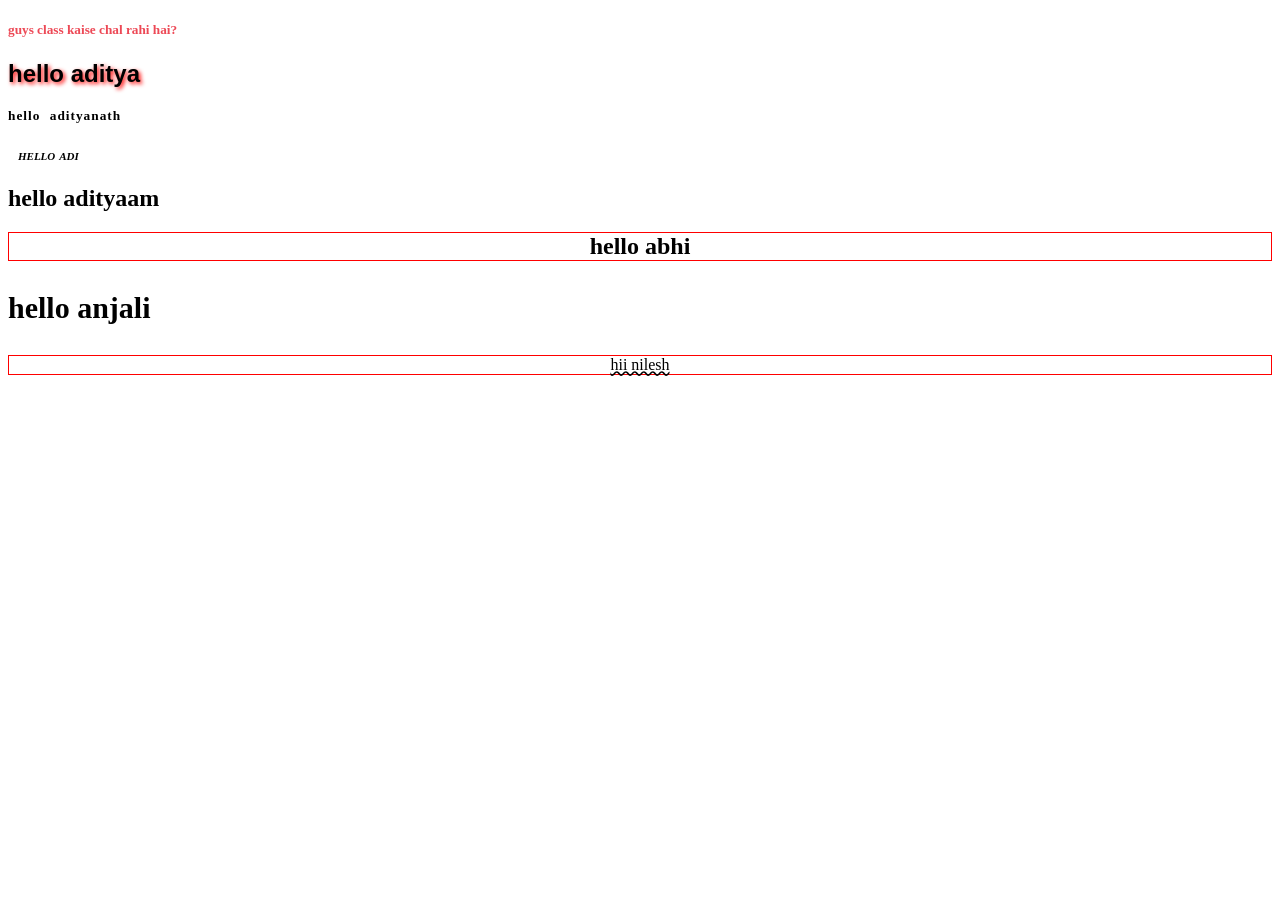
<file: lecture-10/index.html>
<!DOCTYPE html>
<html lang="en">
<head>
    <meta charset="UTF-8">
    <meta name="viewport" content="width=device-width, initial-scale=1.0">
    <title>Document</title>
    <link rel="stylesheet" href="index.css">
</head>
<body>
    <div>
         <h5 id="color">guys class kaise chal rahi hai?</h5>
        <h2 id="aditya">hello aditya</h2>
        <h3 id="adityanath">hello adityanath</h3>
        <h4 id="adi">hello adi</h4>
        <h2>hello adityaam</h2>
        <h2 id="abhi">hello abhi</h2>
        <p>hello anjali</p>
        <span>hii nilesh</span>
    </div>
</body>
</html>
</file>
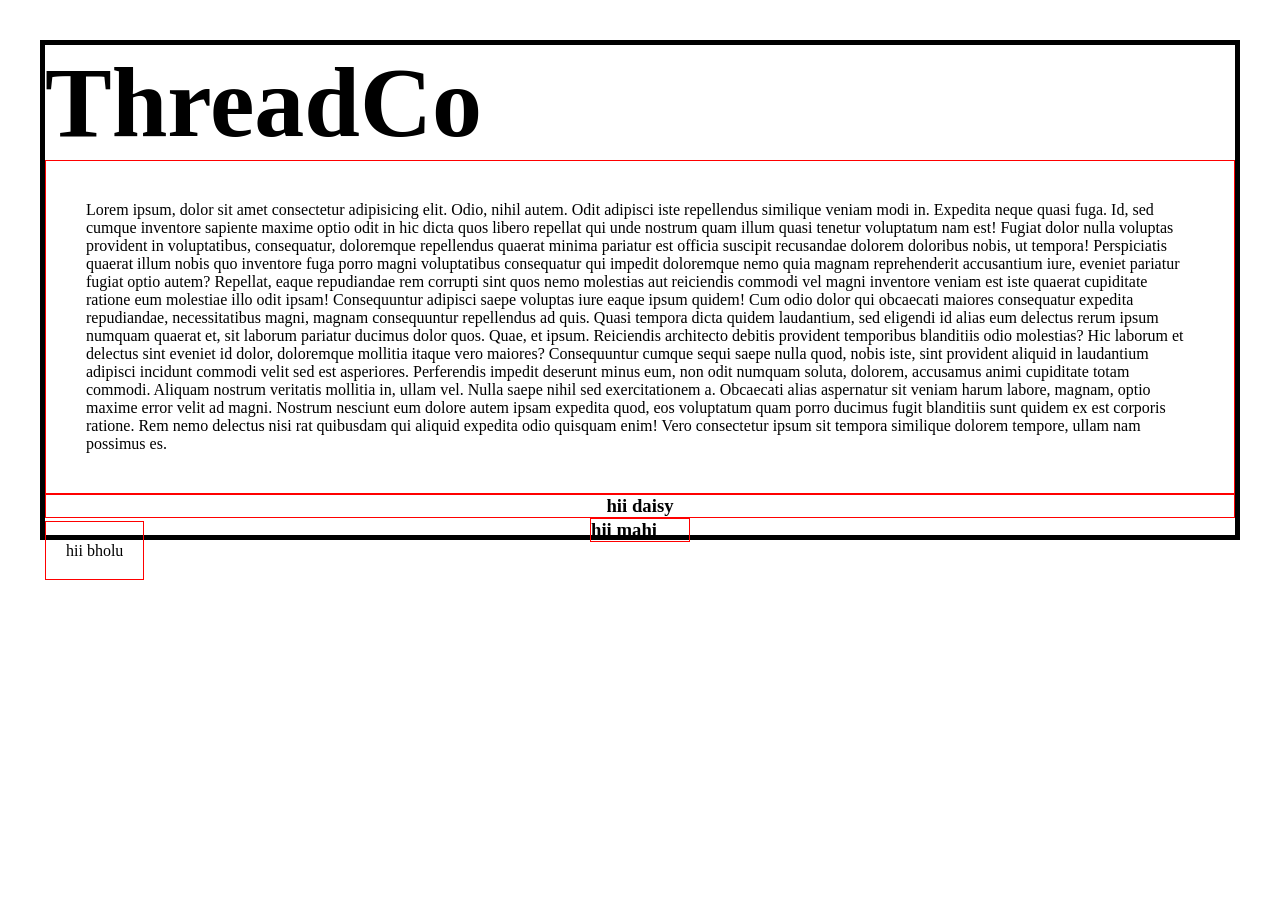
<file: lecture-11/index.html>
<!DOCTYPE html>
<html lang="en">

<head>
    <meta charset="UTF-8">
    <meta name="viewport" content="width=device-width, initial-scale=1.0">
    <title>Document</title>
    <link rel="stylesheet" href="style.css">
</head>

<body>
    <div id="wrapper">
        <h1>ThreadCo</h1>
        <p class="red-border">Lorem ipsum, dolor sit amet consectetur adipisicing elit. Odio, nihil autem. Odit adipisci iste repellendus
            similique veniam modi in. Expedita neque quasi fuga. Id, sed cumque inventore sapiente maxime optio odit in
            hic dicta quos libero repellat qui unde nostrum quam illum quasi tenetur voluptatum nam est! Fugiat dolor
            nulla voluptas provident in voluptatibus, consequatur, doloremque repellendus quaerat minima pariatur est
            officia suscipit recusandae dolorem doloribus nobis, ut tempora! Perspiciatis quaerat illum nobis quo
            inventore fuga porro magni voluptatibus consequatur qui impedit doloremque nemo quia magnam reprehenderit
            accusantium iure, eveniet pariatur fugiat optio autem? Repellat, eaque repudiandae rem corrupti sint quos
            nemo molestias aut reiciendis commodi vel magni inventore veniam est iste quaerat cupiditate ratione eum
            molestiae illo odit ipsam! Consequuntur adipisci saepe voluptas iure eaque ipsum quidem! Cum odio dolor qui
            obcaecati maiores consequatur expedita repudiandae, necessitatibus magni, magnam consequuntur repellendus ad
            quis. Quasi tempora dicta quidem laudantium, sed eligendi id alias eum delectus rerum ipsum numquam quaerat
            et, sit laborum pariatur ducimus dolor quos. Quae, et ipsum. Reiciendis architecto debitis provident
            temporibus blanditiis odio molestias? Hic laborum et delectus sint eveniet id dolor, doloremque mollitia
            itaque vero maiores? Consequuntur cumque sequi saepe nulla quod, nobis iste, sint provident aliquid in
            laudantium adipisci incidunt commodi velit sed est asperiores. Perferendis impedit deserunt minus eum, non
            odit numquam soluta, dolorem, accusamus animi cupiditate totam commodi. Aliquam nostrum veritatis mollitia
            in, ullam vel. Nulla saepe nihil sed exercitationem a. Obcaecati alias aspernatur sit veniam harum labore,
            magnam, optio maxime error velit ad magni. Nostrum nesciunt eum dolore autem ipsam expedita quod, eos
            voluptatum quam porro ducimus fugit blanditiis sunt quidem ex est corporis ratione. Rem nemo delectus nisi
            rat quibusdam qui aliquid expedita
            odio quisquam enim! Vero consectetur ipsum sit tempora similique dolorem tempore, ullam nam possimus
            es.</p>
        <h3 id="daisy" class="red-border">hii daisy</h3>
        <h3 id="mahi" class="red-border">hii mahi</h3>
        <span class="red-border">hii bholu</span>
    </div>
</body>

</html>
</file>
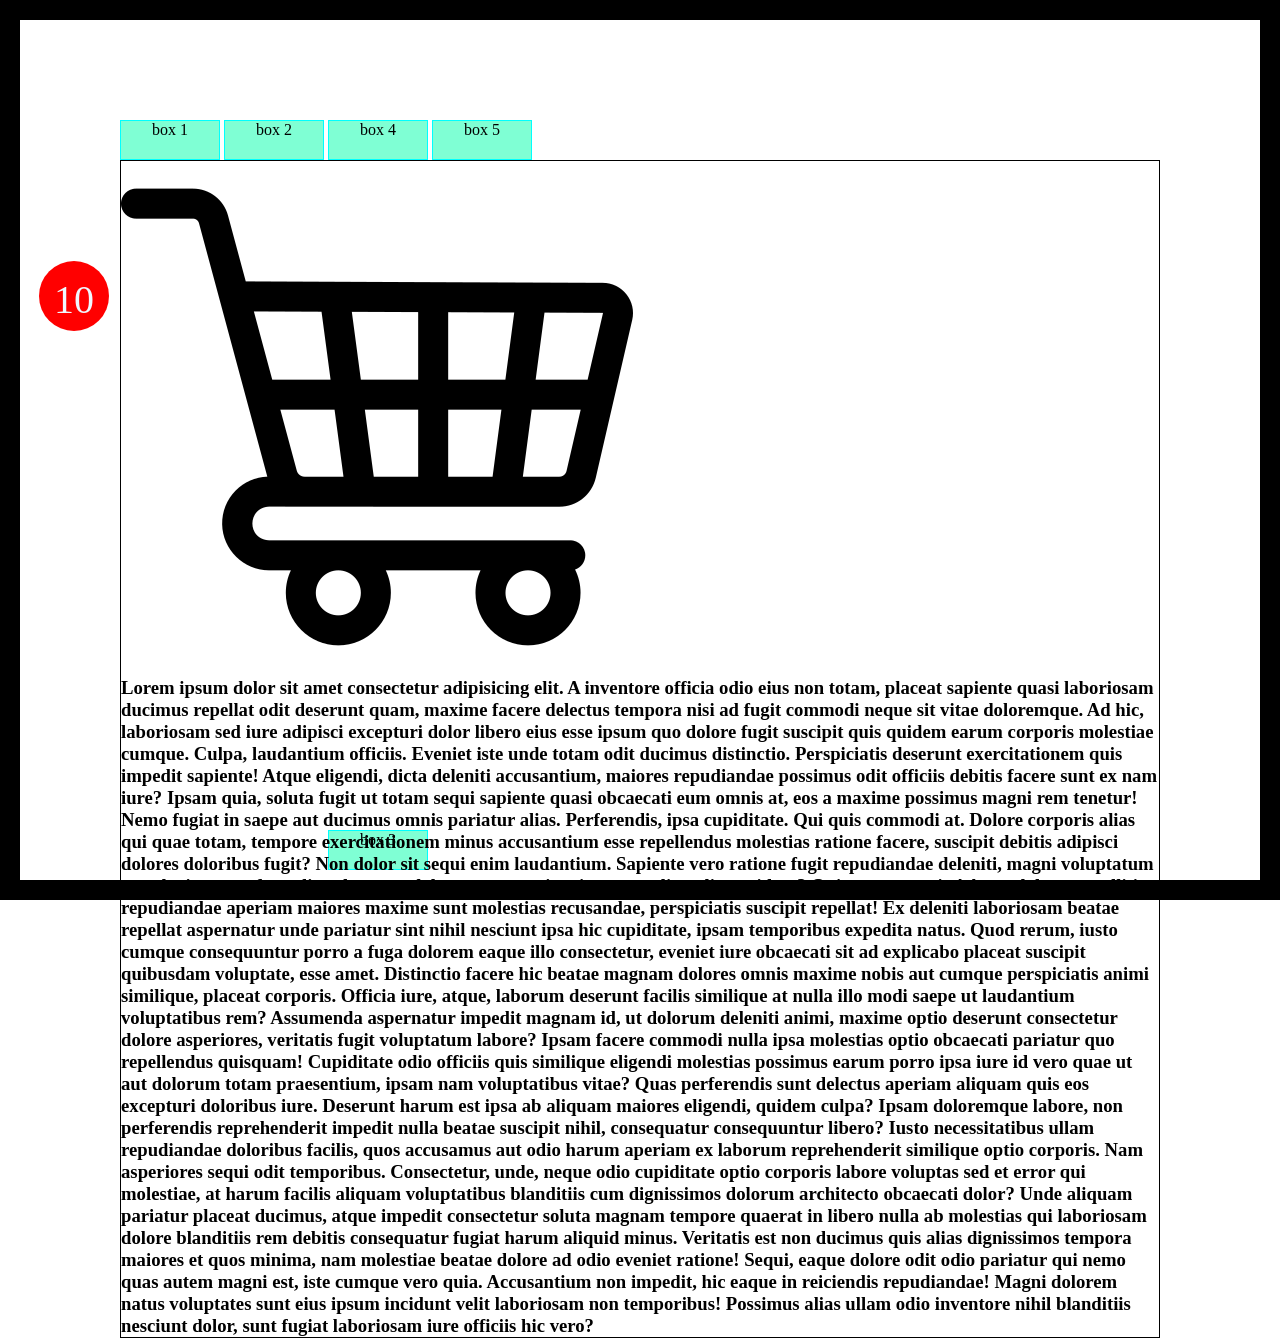
<file: lecture-12/index.html>
<!DOCTYPE html>
<html lang="en">

<head>
    <meta charset="UTF-8">
    <meta name="viewport" content="width=device-width, initial-scale=1.0">
    <title>Document</title>
    <link rel="stylesheet" href="style.css">
</head>

<body>
    <div id="wrapper">
        <!-- <h1>hii mera naaam nishant hai</h1>
        <span>hii juniad</span>
        <p>hello sagar</p> -->
        <span class="box" id="box1">box 1</span>
        <span class="box" id="box2">box 2</span>
        <span class="box" id="box3">box 3</span>
        <span class="box" id="box4">box 4</span>
        <span class="box" id="box5">box 5</span>

        <div class="cart">
            <img src="shopping-cart.png" alt="">
            <p>10</p>
            <h3>Lorem ipsum dolor sit amet consectetur adipisicing elit. A inventore officia odio eius non totam, placeat
                sapiente quasi laboriosam ducimus repellat odit deserunt quam, maxime facere delectus tempora nisi ad
                fugit commodi neque sit vitae doloremque. Ad hic, laboriosam sed iure adipisci excepturi dolor libero
                eius esse ipsum quo dolore fugit suscipit quis quidem earum corporis molestiae cumque. Culpa, laudantium
                officiis. Eveniet iste unde totam odit ducimus distinctio. Perspiciatis deserunt exercitationem quis
                impedit sapiente! Atque eligendi, dicta deleniti accusantium, maiores repudiandae possimus odit officiis
                debitis facere sunt ex nam iure? Ipsam quia, soluta fugit ut totam sequi sapiente quasi obcaecati eum
                omnis at, eos a maxime possimus magni rem tenetur! Nemo fugiat in saepe aut ducimus omnis pariatur
                alias. Perferendis, ipsa cupiditate. Qui quis commodi at. Dolore corporis alias qui quae totam, tempore
                exercitationem minus accusantium esse repellendus molestias ratione facere, suscipit debitis adipisci
                dolores doloribus fugit? Non dolor sit sequi enim laudantium. Sapiente vero ratione fugit repudiandae
                deleniti, magni voluptatum aut, ducimus perferendis voluptates doloremque maxime ipsa rem eligendi
                provident? Quis, quae eveniet! Amet dolorem mollitia repudiandae aperiam maiores maxime sunt molestias
                recusandae, perspiciatis suscipit repellat! Ex deleniti laboriosam beatae repellat aspernatur unde
                pariatur sint nihil nesciunt ipsa hic cupiditate, ipsam temporibus expedita natus. Quod rerum, iusto
                cumque consequuntur porro a fuga dolorem eaque illo consectetur, eveniet iure obcaecati sit ad explicabo
                placeat suscipit quibusdam voluptate, esse amet. Distinctio facere hic beatae magnam dolores omnis
                maxime nobis aut cumque perspiciatis animi similique, placeat corporis. Officia iure, atque, laborum
                deserunt facilis similique at nulla illo modi saepe ut laudantium voluptatibus rem? Assumenda aspernatur
                impedit magnam id, ut dolorum deleniti animi, maxime optio deserunt consectetur dolore asperiores,
                veritatis fugit voluptatum labore? Ipsam facere commodi nulla ipsa molestias optio obcaecati pariatur
                quo repellendus quisquam! Cupiditate odio officiis quis similique eligendi molestias possimus earum
                porro ipsa iure id vero quae ut aut dolorum totam praesentium, ipsam nam voluptatibus vitae? Quas
                perferendis sunt delectus aperiam aliquam quis eos excepturi doloribus iure. Deserunt harum est ipsa ab
                aliquam maiores eligendi, quidem culpa? Ipsam doloremque labore, non perferendis reprehenderit impedit
                nulla beatae suscipit nihil, consequatur consequuntur libero? Iusto necessitatibus ullam repudiandae
                doloribus facilis, quos accusamus aut odio harum aperiam ex laborum reprehenderit similique optio
                corporis. Nam asperiores sequi odit temporibus. Consectetur, unde, neque odio cupiditate optio corporis
                labore voluptas sed et error qui molestiae, at harum facilis aliquam voluptatibus blanditiis cum
                dignissimos dolorum architecto obcaecati dolor? Unde aliquam pariatur placeat ducimus, atque impedit
                consectetur soluta magnam tempore quaerat in libero nulla ab molestias qui laboriosam dolore blanditiis
                rem debitis consequatur fugiat harum aliquid minus. Veritatis est non ducimus quis alias dignissimos
                tempora maiores et quos minima, nam molestiae beatae dolore ad odio eveniet ratione! Sequi, eaque dolore
                odit odio pariatur qui nemo quas autem magni est, iste cumque vero quia. Accusantium non impedit, hic
                eaque in reiciendis repudiandae! Magni dolorem natus voluptates sunt eius ipsum incidunt velit
                laboriosam non temporibus! Possimus alias ullam odio inventore nihil blanditiis nesciunt dolor, sunt
                fugiat laboriosam iure officiis hic vero?</h3>
        </div>

    </div>
</body>

</html>
</file>
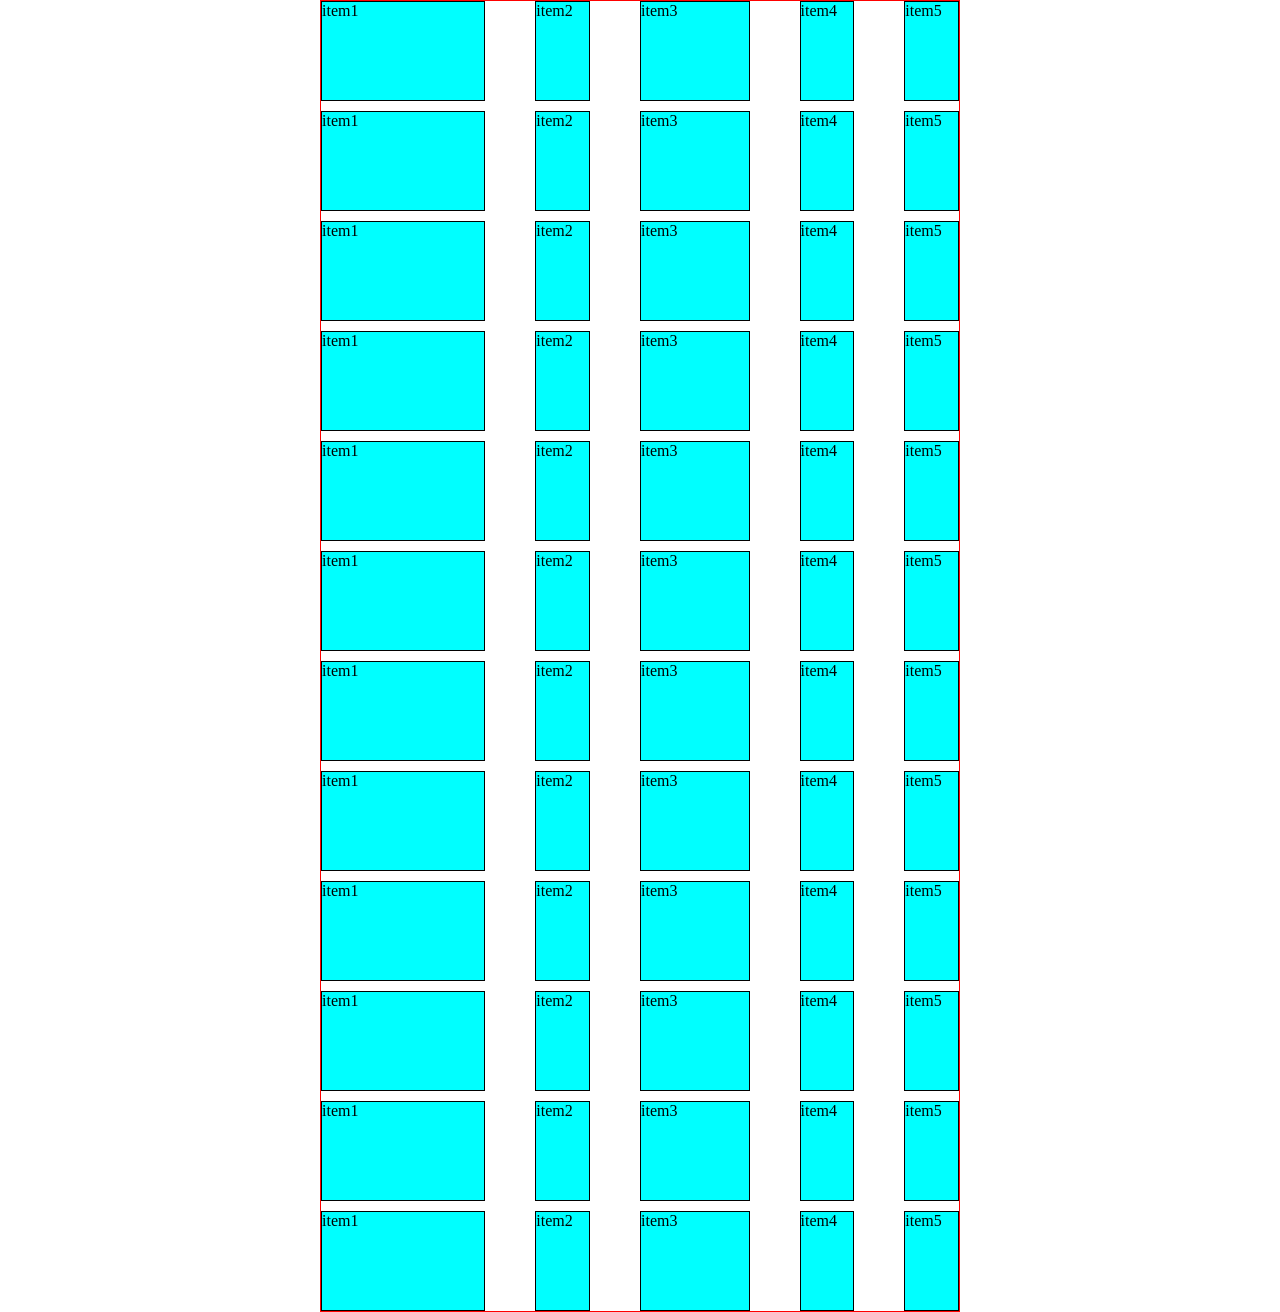
<file: lecture-17 (grid)/index.html>
<!DOCTYPE html>
<html lang="en">
<head>
    <meta charset="UTF-8">
    <meta name="viewport" content="width=device-width, initial-scale=1.0">
    <title>grid</title>
    <link rel="stylesheet" href="style.css">
</head>
<body>
    <div class="grid-container">
        <div class="grid-items">item1</div>
        <div class="grid-items">item2</div>
        <div class="grid-items">item3</div>
        <div class="grid-items">item4</div>
        <div class="grid-items">item5</div>
        
        <div class="grid-items">item1</div>
        <div class="grid-items">item2</div>
        <div class="grid-items">item3</div>
        <div class="grid-items">item4</div>
        <div class="grid-items">item5</div>
        
        <div class="grid-items">item1</div>
        <div class="grid-items">item2</div>
        <div class="grid-items">item3</div>
        <div class="grid-items">item4</div>
        <div class="grid-items">item5</div>
        
        <div class="grid-items">item1</div>
        <div class="grid-items">item2</div>
        <div class="grid-items">item3</div>
        <div class="grid-items">item4</div>
        <div class="grid-items">item5</div>
        
        <div class="grid-items">item1</div>
        <div class="grid-items">item2</div>
        <div class="grid-items">item3</div>
        <div class="grid-items">item4</div>
        <div class="grid-items">item5</div>
        
        <div class="grid-items">item1</div>
        <div class="grid-items">item2</div>
        <div class="grid-items">item3</div>
        <div class="grid-items">item4</div>
        <div class="grid-items">item5</div>
        
        <div class="grid-items">item1</div>
        <div class="grid-items">item2</div>
        <div class="grid-items">item3</div>
        <div class="grid-items">item4</div>
        <div class="grid-items">item5</div>
        
        <div class="grid-items">item1</div>
        <div class="grid-items">item2</div>
        <div class="grid-items">item3</div>
        <div class="grid-items">item4</div>
        <div class="grid-items">item5</div>
        
        <div class="grid-items">item1</div>
        <div class="grid-items">item2</div>
        <div class="grid-items">item3</div>
        <div class="grid-items">item4</div>
        <div class="grid-items">item5</div>
        
        <div class="grid-items">item1</div>
        <div class="grid-items">item2</div>
        <div class="grid-items">item3</div>
        <div class="grid-items">item4</div>
        <div class="grid-items">item5</div>
        
        <div class="grid-items">item1</div>
        <div class="grid-items">item2</div>
        <div class="grid-items">item3</div>
        <div class="grid-items">item4</div>
        <div class="grid-items">item5</div>
        
        <div class="grid-items">item1</div>
        <div class="grid-items">item2</div>
        <div class="grid-items">item3</div>
        <div class="grid-items">item4</div>
        <div class="grid-items">item5</div>
        

    </div>
</body>
</html>
</file>
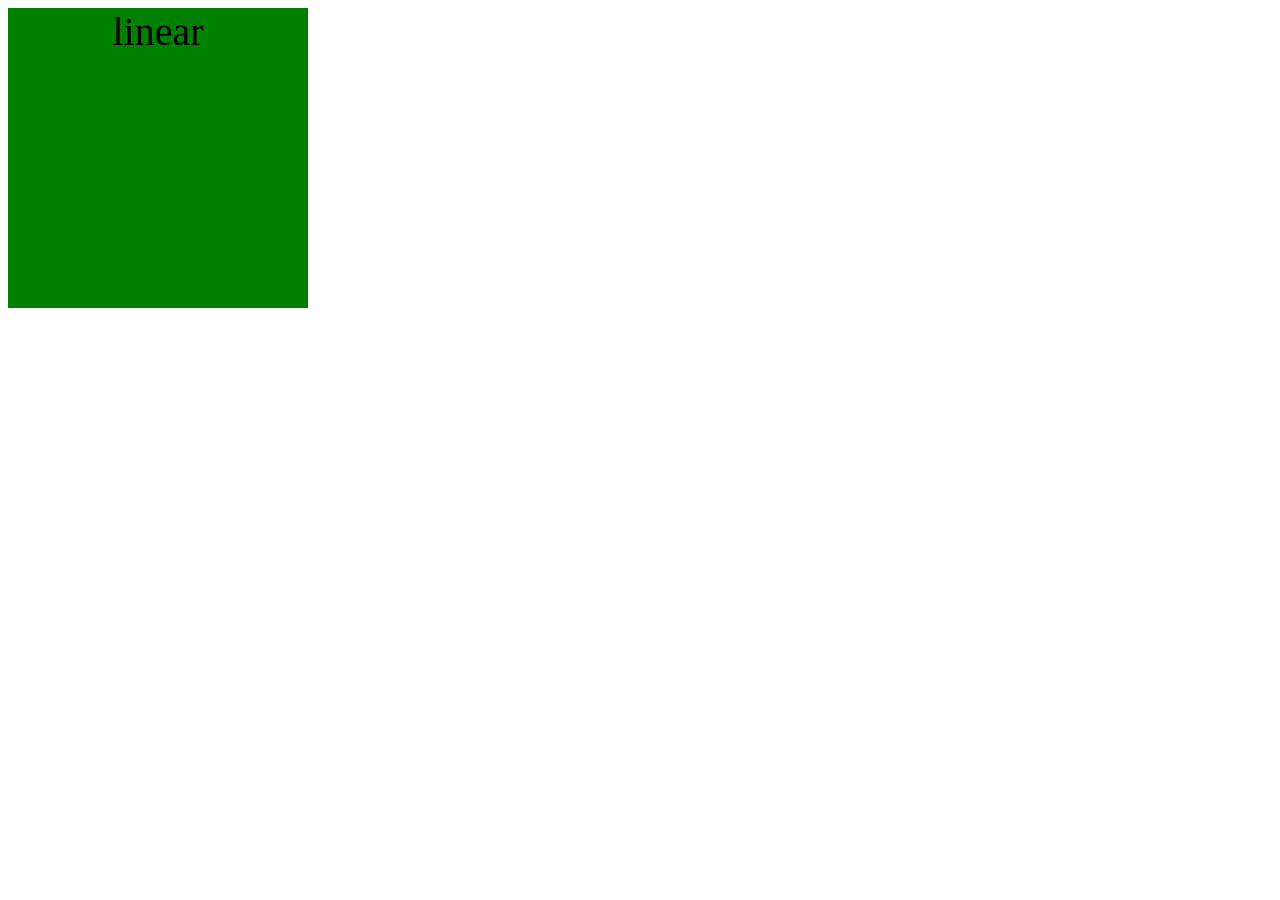
<file: lecture-18(transistion,transform,animation)/index.html>
<!DOCTYPE html>
<html lang="en">
<head>
    <meta charset="UTF-8">
    <meta name="viewport" content="width=device-width, initial-scale=1.0">
    <title>Document</title>
    <link rel="stylesheet" href="style.css">
</head>
<body>
    
   <div class="container">
    <!-- <button id="btn">click</button> -->
     <div class="box" id="linear">linear</div>
    <!-- <div class="box" id="ease">ease</div>
    <div class="box" id="ease-in">ease-in</div>
    <div class="box" id="ease-out">ease-out</div>
    <div class="box" id="ease-in-out">ease-in-out</div> -->
</div>
    
</body>
</html>
</file>
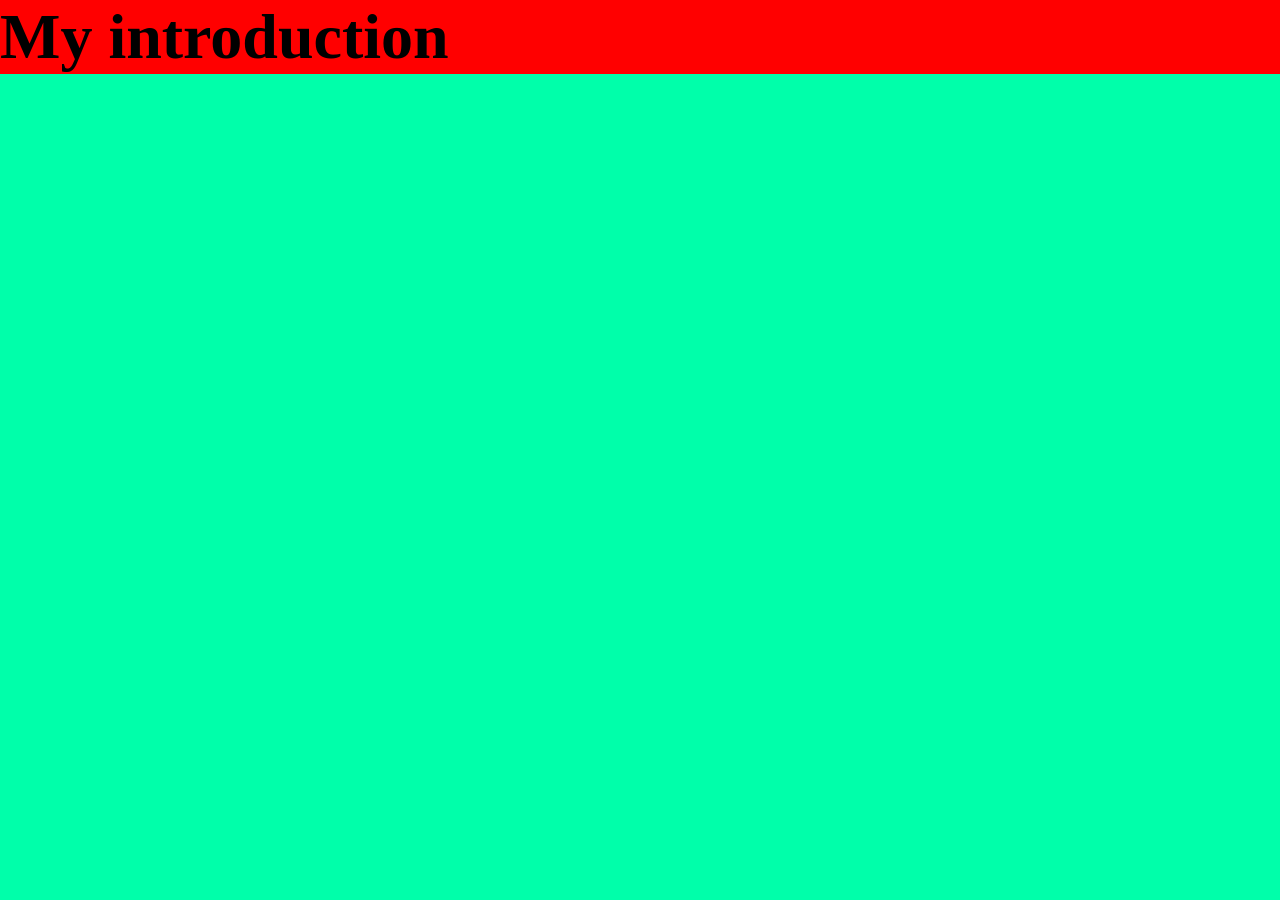
<file: lecture-20(responsiveness in media quries)/index.html>
<!DOCTYPE html>
<html lang="en">

<head>
    <meta charset="UTF-8">
    <meta name="viewport" content="width=device-width, initial-scale=1.0">
    <title>Document</title>
    <link rel="stylesheet" href="style.css">
</head>

<body>
    <div class="wrapper">
        <div>
            <h1>My introduction</h1>
            <!-- <p>Lorem ipsum dolor sit amet consectetur adipisicing elit. Est tempora repellendus maxime repudiandae nihil
                beatae nostrum quis. Necessitatibus temporibus et iste inventore ipsam atque tempore quis voluptate quia
                fugit vero architecto officiis obcaecati exercitationem beatae earum, accusamus quam asperiores
                quisquam.
            </p> -->
        </div>
        <!-- <div>
            <img src="image.png" alt="">
        </div> -->

    </div>
</body>

</html>
</file>
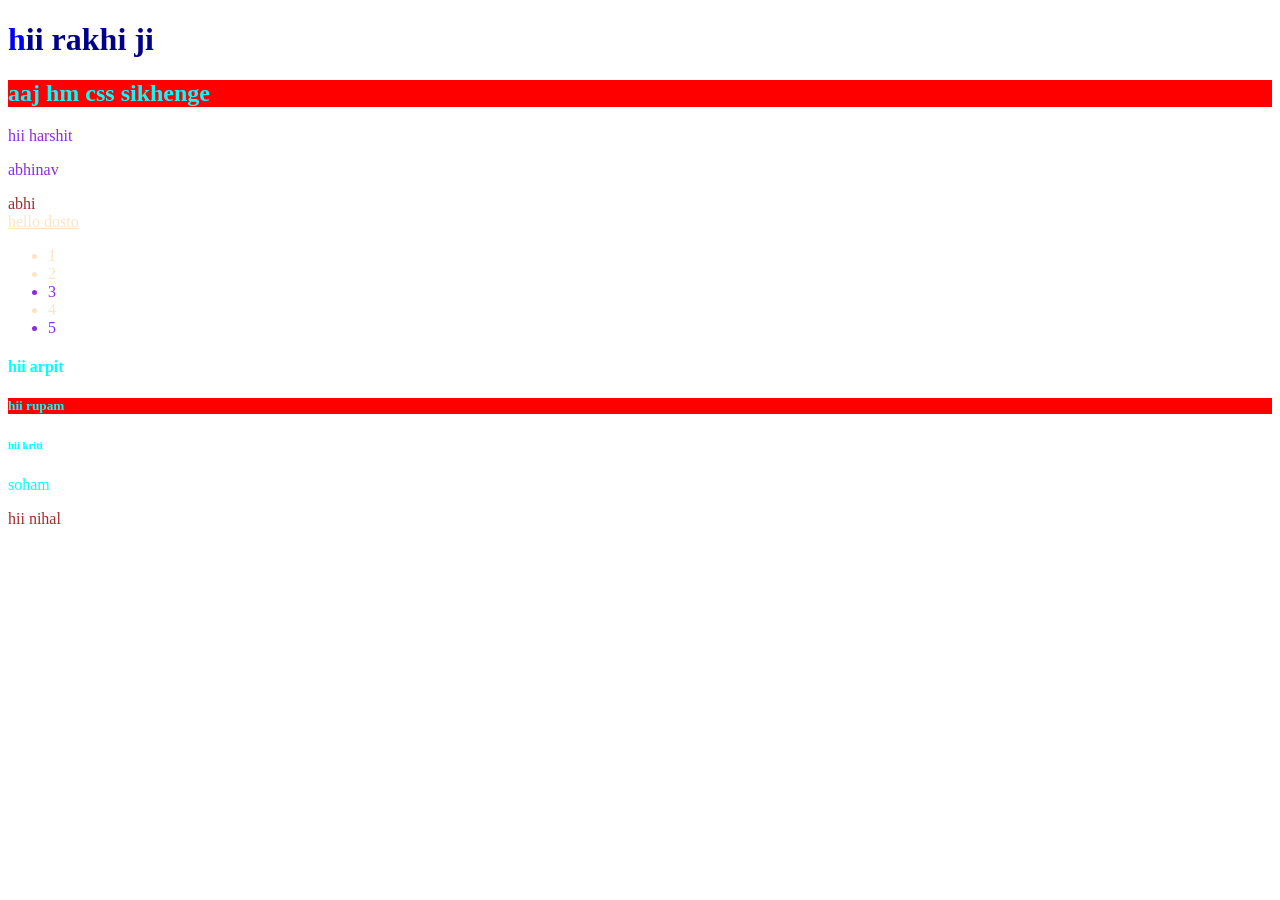
<file: lecture-9/index.html>
<!DOCTYPE html>
<html lang="en">
<head>
    <meta charset="UTF-8">
    <meta name="viewport" content="width=device-width, initial-scale=1.0">
    <title>css</title>
    <style>
        p{
          color: blueviolet;
        }
    </style>
    <link rel="stylesheet" href="index.css">
</head>
<body>
    <h1 class="rakhi" id="rakh" style="color: darkblue;">hii rakhi</h1>
    <!--inline css-->
    <h2 style="color: aqua; background-color: red;">aaj hm css sikhenge</h2>

    <p>hii harshit</p>
    <p>abhinav</p>
    <span>abhi</span>
    <br>
    <a href="">hello dosto</a>
    <ul>
        <li>1</li>
        <li>2</li>
        <li>3</li>
        <li>4</li>
        <li>5</li>
    </ul>

    <h4 class="hello">hii arpit</h4>
    <h5 class="hello hello2">hii rupam</h5>
    <h6 class="hello">hii kriti</h6>
    <p class="hello">soham</p>
    <p id="nihal">hii nihal</p>
</body>
</html>
</file>
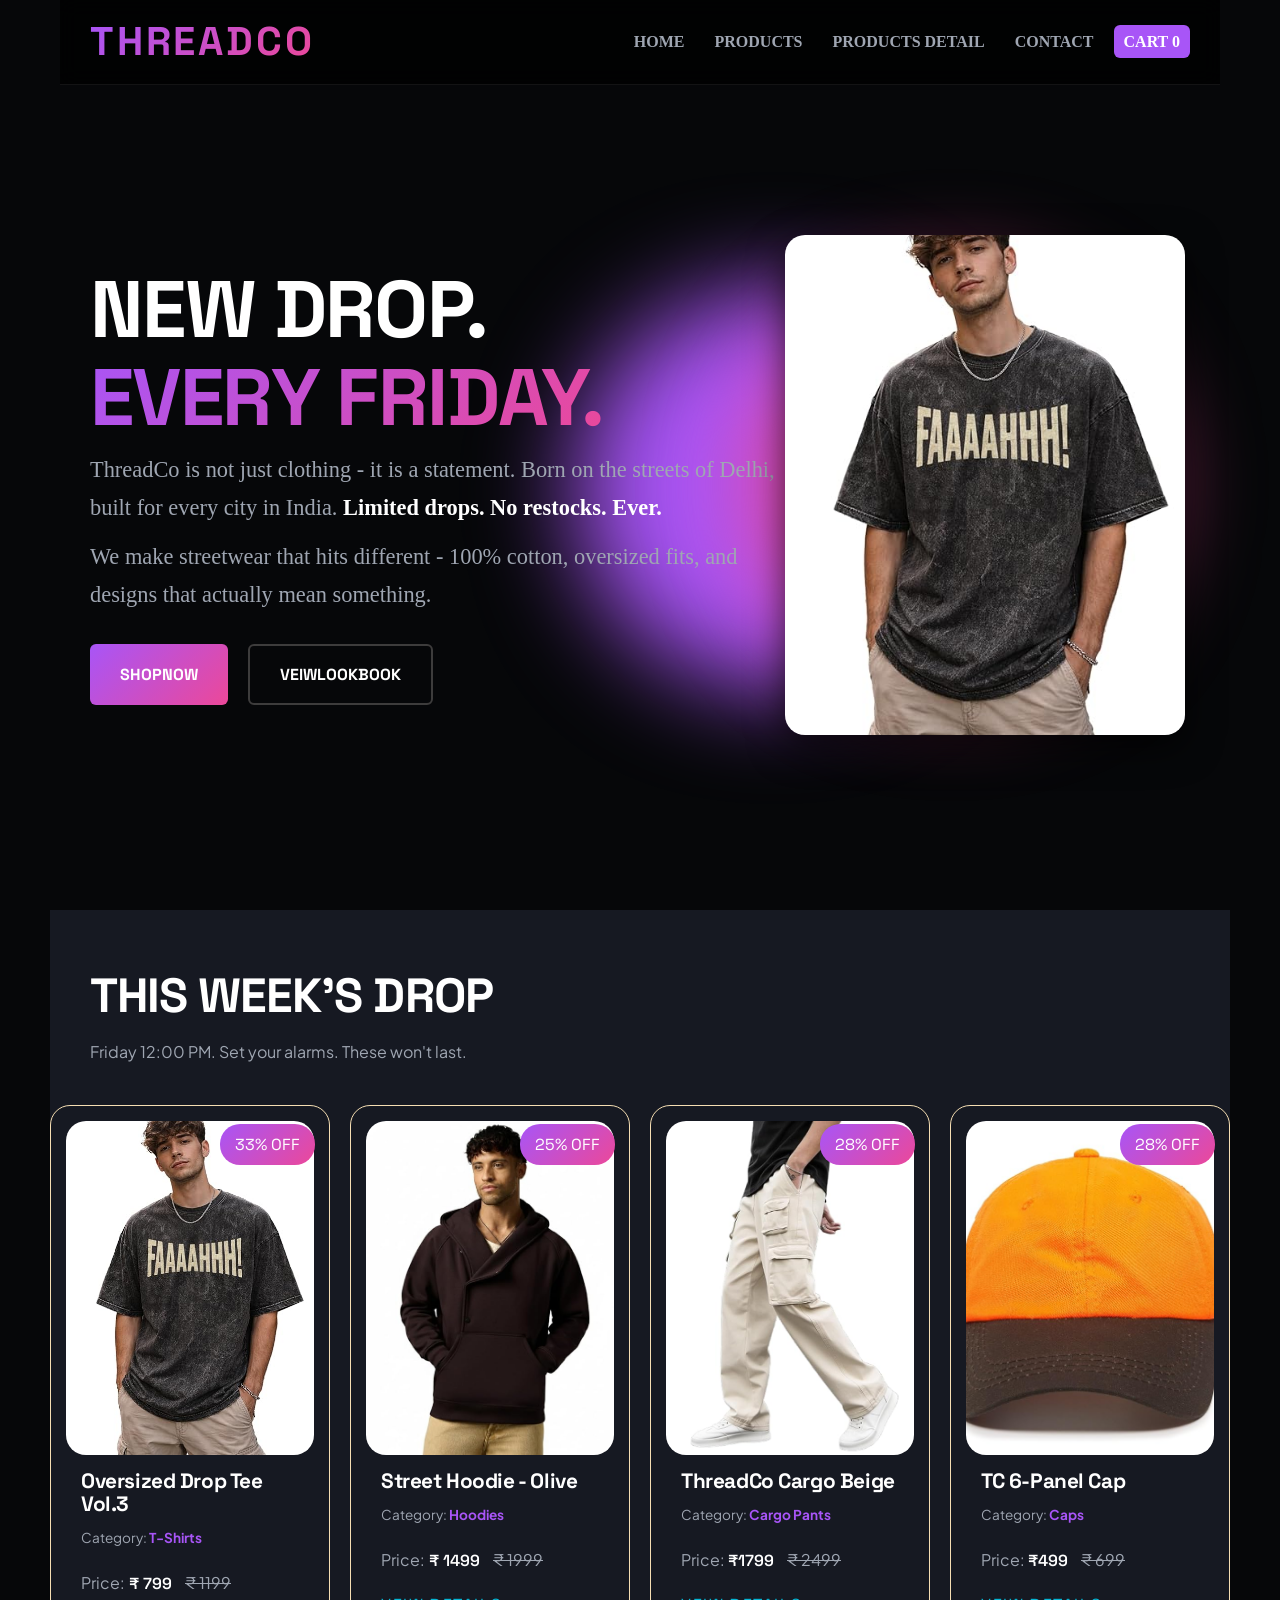
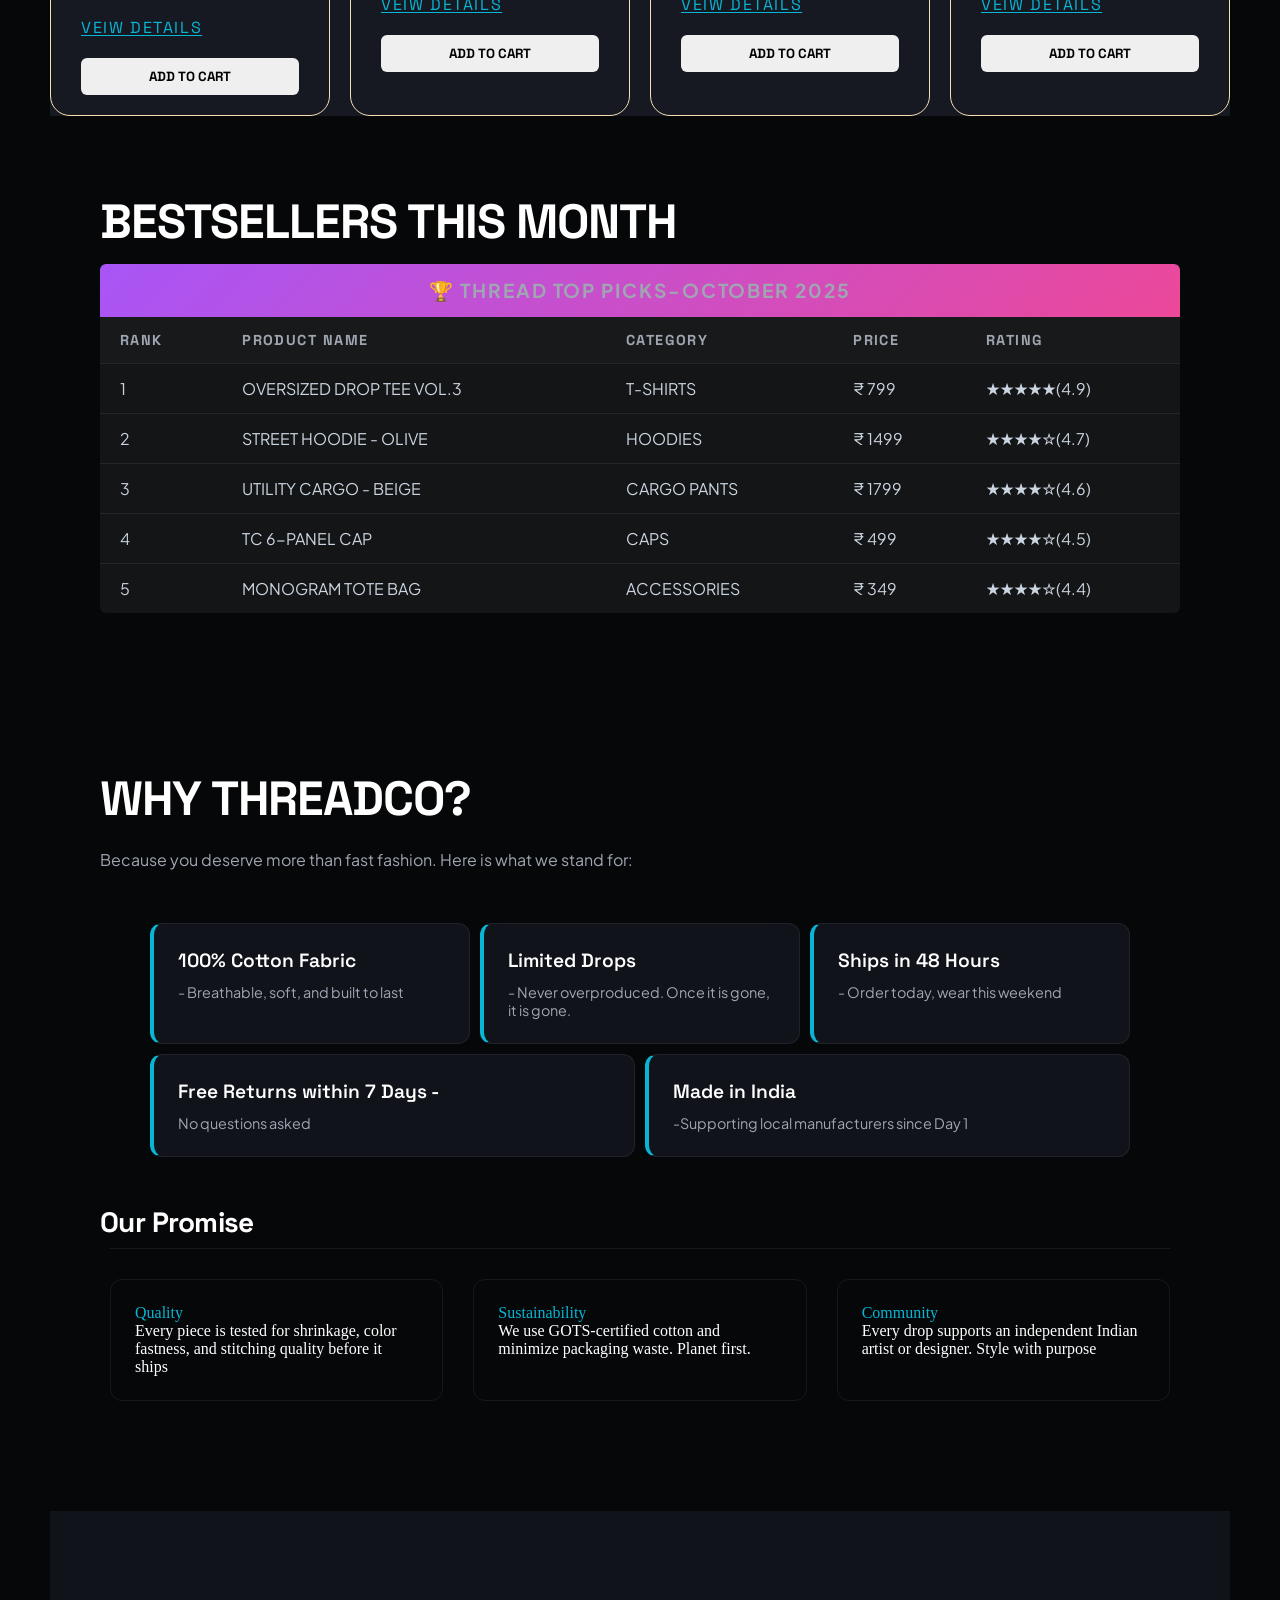
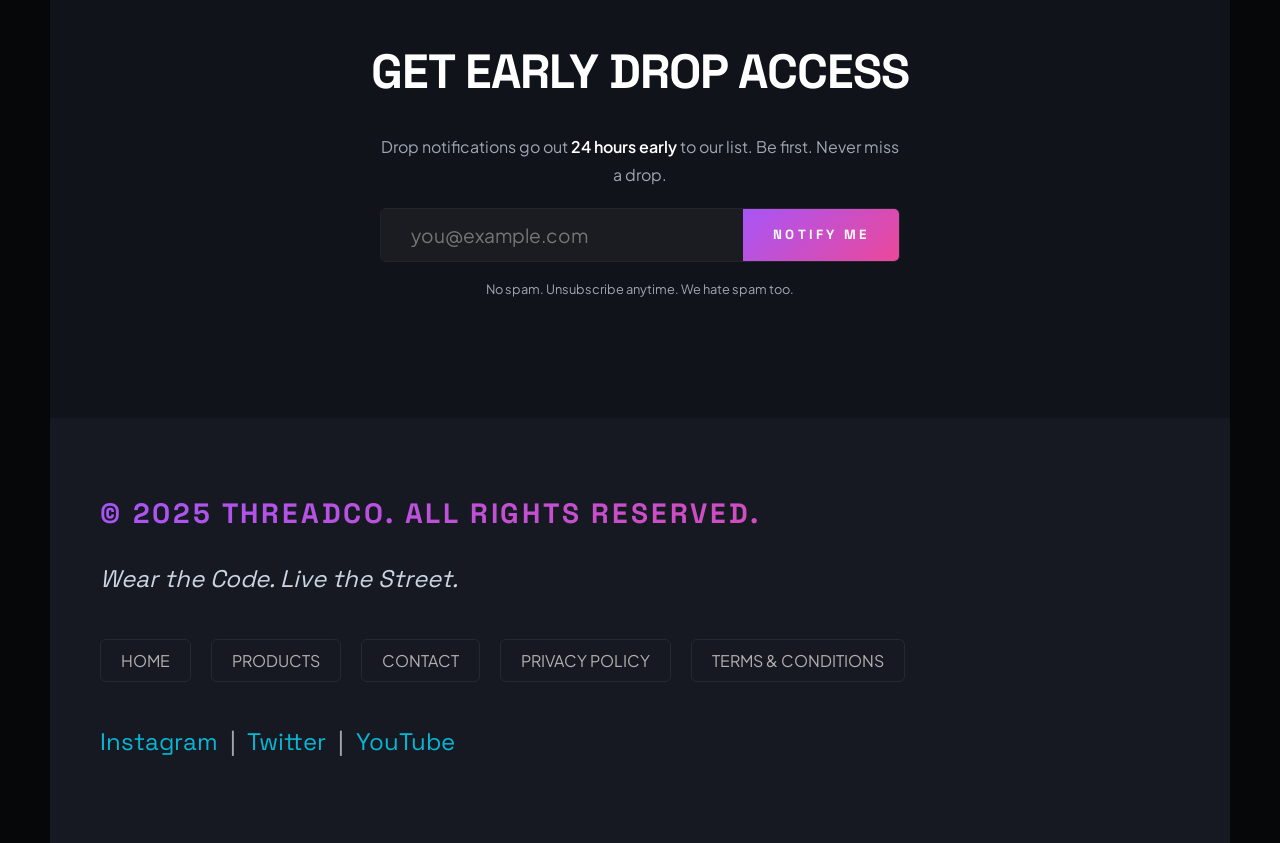
<file: ThreadCo HTML CSS Project/index.html>
<!DOCTYPE html>
<html lang="en">

<head>
    <meta charset="UTF-8">
    <meta name="viewport" content="width=device-width, initial-scale=1.0">
    <title>Threadco-Wear the Code. Live the Street.</title>
    <style>
        /* table,
        tr,
        td,
        th {
            /* border: 1px solid black; */
            /*  border-collapse: collapse; */
         
    </style>
    <link rel="stylesheet" href="style.css">
</head>

<body>
    <header>
        <h1>ThreadCo</h1>
        <!-- <em>Wear the Code. Live the Street.</em> -->
        <ul class="random">
            <li><a href="index.html">home</a></li>
            <li><a href="product.html">products</a></li>
            <li><a href="products.html">products detail</a></li>
            <li><a href="contact.html">contact</a></li>
            <li><a href="">cart 0</a></li>
        </ul>
    </header>

    <main>
        <section id="hero">
            <div class="left-hero">
                <h2>New Drop.<br><span id="gradient-text">Every Friday.</span></h2>
                <p>ThreadCo is not just clothing - it is a statement. Born on the streets of Delhi, built for every city
                    in
                    India. <strong>Limited drops. No restocks. Ever.</strong></p>
                <p>We make streetwear that hits different - 100% cotton, oversized fits, and designs that actually mean
                    something.</p>
                <div id="cta">
                    <a href="" class="btn1">shopnow</a>
                    <a href="" class="btn2">veiwlookbook</a>
                </div>
            </div>
            <div class="right-hero">

                <div class="glow" id="orb1"></div>
                <div class="glow" id="orb2"></div>
                <img src="images/product 1.jpg" alt="">
                </>
        </section>



        <section id="week-drop">
            <h2>This Week's Drop</h2>
            <p>Friday 12:00 PM. Set your alarms. These won't last.</p>
            <div class="cards">
                <article>
                    <figure>
                        <img src="images/product 1.jpg" alt="">
                        <figcaption>Oversized Drop Tee Vol.3</figcaption>

                    </figure>
                    <h3>Oversized Drop Tee Vol.3</h3>
                    <p>Category: <span>T-Shirts</span></p>
                    <p>Price:<strong> ₹ 799</strong> <s>₹ 1199</s></p>
                    <p><mark>33% OFF</mark></p>
                    <a href="">veiw details</a>
                    <button>add to cart</button>
                </article>

                <article>

                    <figure>
                        <img src="images/product 2.jpg" alt="">
                        <figcaption>Street Hoodie - Olive</figcaption>
                    </figure>
                    <h3>Street Hoodie - Olive</h3>
                    <p>Category: <span>Hoodies</span></p>
                    <p>Price:<strong> ₹ 1499</strong> <s>₹ 1999</s></p>
                    <p><mark>25% OFF</mark></p>
                    <a href="">veiw details</a>
                    <button>add to cart</button>
                </article>

                <article>

                    <figure>
                        <img src="images/product 3.jpg" alt="">
                        <figcaption>ThreadCo Cargo Pants in Beige
                        </figcaption>
                    </figure>
                    <h3>ThreadCo Cargo Beige
                    </h3>
                    <p>Category: <span>Cargo Pants</span></p>
                    <p>Price: <strong> ₹1799</strong> <s>₹ 2499</s></p>
                    <p><mark>28% OFF</mark></p>
                    <a href="">veiw details</a>
                    <button>add to cart</button>
                </article>

                <article>

                    <figure>
                        <img src="images/product 4.jpg" alt="">
                        <figcaption>TC 6-Panel Cap</figcaption>
                    </figure>
                    <h3>TC 6-Panel Cap</h3>
                    <p>Category: <span>Caps</span></p>
                    <p>Price: <strong> ₹499</strong> <s>₹ 699</s></p>
                    <p><mark>28% OFF</mark></p>
                    <a href="">veiw details</a>
                    <button>add to cart</button>
                </article>

            </div>
        </section>

        <section id="week-drop1">


            <h2>Bestsellers This Month</h2>
            <table>
                <tr>
                    <th colspan="5">&#127942; thread top picks-october 2025</th>

                </tr>
                <tr>
                    <th>Rank</th>
                    <th>Product Name</th>
                    <th>Category</th>
                    <th>Price</th>
                    <th>Rating</th>
                </tr>
                <tr>
                    <td>1</td>
                    <td>Oversized Drop Tee Vol.3 </td>
                    <td>T-Shirts</td>
                    <td>₹ 799</td>
                    <td>&#9733&#9733&#9733&#9733&#9733(4.9)</td>


                </tr>
                <tr>
                    <td>2</td>
                    <td>Street Hoodie - Olive</td>
                    <td>Hoodies</td>
                    <td>&#8377 1499</td>
                    <td>&#9733&#9733&#9733&#9733&#9734(4.7)</td>
                </tr>
                <tr>
                    <td>3</td>
                    <td>Utility Cargo - Beige</td>
                    <td>Cargo Pants </td>
                    <td>₹ 1799</td>
                    <td>&#9733&#9733&#9733&#9733&#9734(4.6)</td>
                </tr>
                <tr>
                    <td>4</td>
                    <td>TC 6-Panel Cap</td>

                    <td>caps</td>
                    <td>₹ 499</td>
                    <td>&#9733&#9733&#9733&#9733&#9734(4.5)</td>
                </tr>
                <tr>
                    <td>5</td>
                    <td>Monogram Tote Bag</td>
                    <td>Accessories</td>
                    <td>₹ 349</td>
                    <td>&#9733&#9733&#9733&#9733&#9734(4.4)</td>
                </tr>
            </table>
        </section>

        <section id="why-threadco">
            <h2>Why ThreadCo?</h2>
            <p>Because you deserve more than fast fashion. Here is what we stand for:</p>
            <ul>
                <li><strong>100% Cotton Fabric </strong>- Breathable, soft, and built to last</li>
                <li><strong>Limited Drops </strong>- Never overproduced. Once it is gone, it is gone.</li>
                <li><strong>Ships in 48 Hours </strong>- Order today, wear this weekend</li>
                <li><strong>Free Returns within 7 Days -</strong> No questions asked</li>
                <li><strong>Made in India </strong>-Supporting local manufacturers since Day 1</li>
            </ul>
            <h3>Our Promise</h3>

            <dl>
                <section>
                    <dt>Quality</dt>
                    <dd>Every piece is tested for shrinkage, color fastness, and stitching quality before it ships</dd>
                </section>

                <section>
                    <dt>Sustainability</dt>
                    <dd>We use GOTS-certified cotton and minimize packaging waste. Planet first.</dd>
                </section>
                <section>
                    <dt>Community</dt>
                    <dd>Every drop supports an independent Indian artist or designer. Style with purpose</dd>
                </section>
            </dl>

        </section>
        <section id="get-early">
            <h2>Get Early Drop Access</h2>
            <p>Drop notifications go out <strong>24 hours early</strong> to our list. Be first. Never miss <br>a drop.</p>
            <form action="">
                <label for="email"></label>
                <input type="email" id="email" placeholder="you@example.com">
                <button>notify me</button>
            </form>
            <br>
            <small>No spam. Unsubscribe anytime. We hate spam too.</small>

        </section>

    </main>

    <footer id="footer">
        <h3>&copy; 2025 ThreadCo. All rights reserved.</h3>
        <p><em>Wear the Code. Live the Street.</em></p>
        <nav>
            <ul>
                <li><a href="index.html">Home</a></li>
                <li><a href="products.html">Products</a></li>
                <li><a href="contact.html">Contact</a></li>
                <li><a href="#">Privacy Policy</a></li>
                <li><a href="#">Terms &amp; Conditions</a></li>
            </ul>
        </nav>

        <p>
            <a href="https://instagram.com" target="_blank">Instagram</a>
            &nbsp;|&nbsp;
            <a href="https://twitter.com" target="_blank">Twitter</a>
            &nbsp;|&nbsp;
            <a href="https://youtube.com" target="_blank">YouTube</a>
        </p>
    </footer>
</body>

</html>
</file>
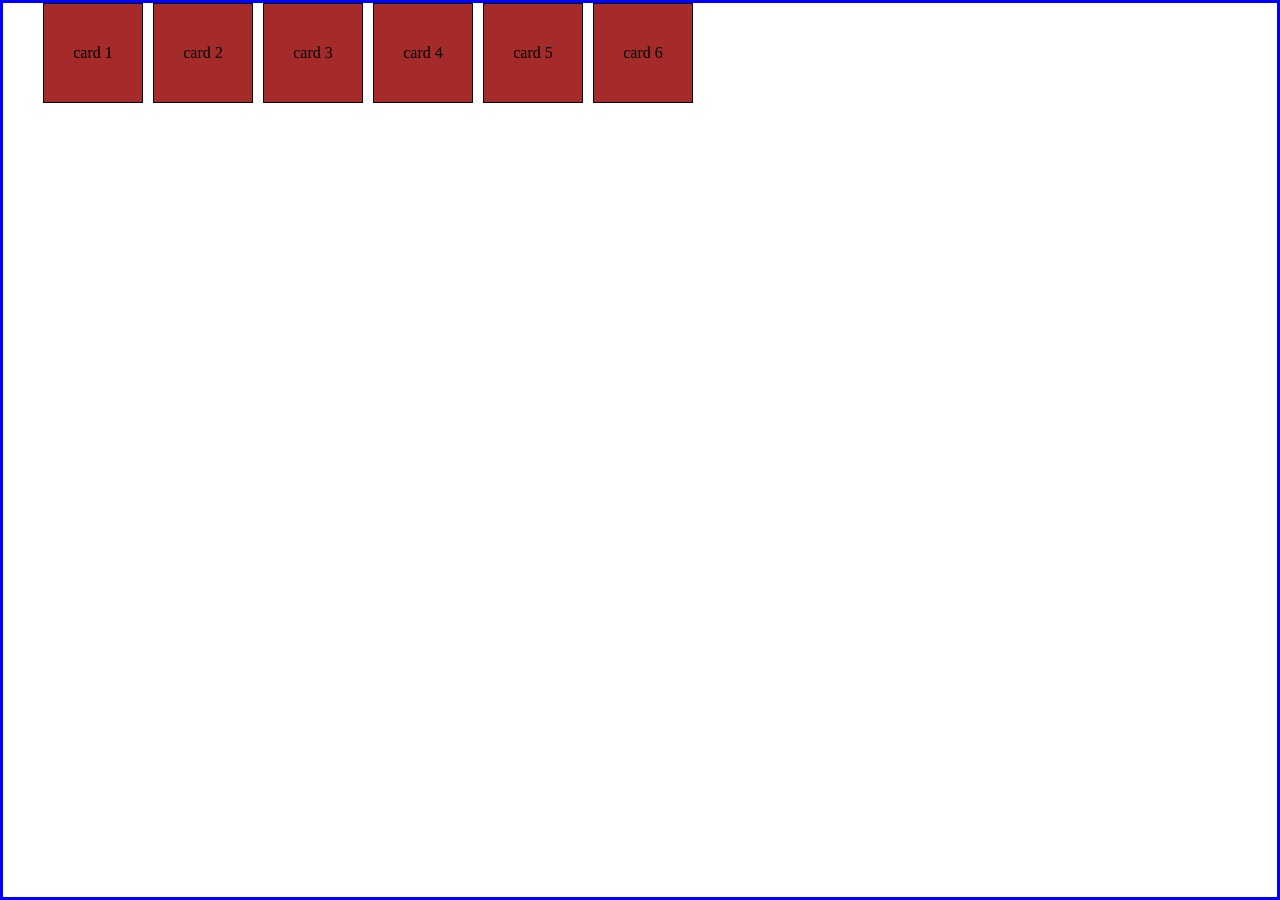
<file: lecture-13/promblem.html>
<!DOCTYPE html>
<html lang="en">
<head>
    <meta charset="UTF-8">
    <meta name="viewport" content="width=device-width, initial-scale=1.0">
    <title>Document</title>
    <link rel="stylesheet" href="promblem.css">
</head>
<body>
    <div class="containers">
       <div class="item">card 1</div>
       <div  class="item" card2>card 2</div>
       <div class="item">card 3</div>
       <div class="item">card 4</div>
       <div  class="item">card 5</div>
       <div class="item">card 6</div>
      <!--  <div class="item">card 1</div>
       <div  class="item">card 2</div>
       <div class="item">card 3</div>
       <div class="item">card 4</div>
       <div  class="item">card 5</div>
       <div class="item">card 6</div>
       <div class="item">card 1</div>
       <div  class="item">card 2</div>
       <div class="item">card 3</div>
       <div class="item">card 4</div>
       <div  class="item">card 5</div>
       <div class="item">card 6</div>
       <div class="item">card 1</div>
       <div  class="item">card 2</div>
       <div class="item">card 3</div>
       <div class="item">card 4</div>
       <div  class="item">card 5</div>
       <div class="item">card 6</div>
       <div  class="item">card 2</div>
       <div class="item">card 3</div>
       <div class="item">card 4</div>
       <div  class="item">card 5</div>
       <div class="item">card 6</div>
       <div class="item">card 1</div>
       <div  class="item">card 2</div>
       <div class="item">card 3</div>
       <div class="item">card 4</div>
       <div  class="item">card 5</div>
       <div class="item">card 6</div> -->
    </div>
</body>
</html>
</file>
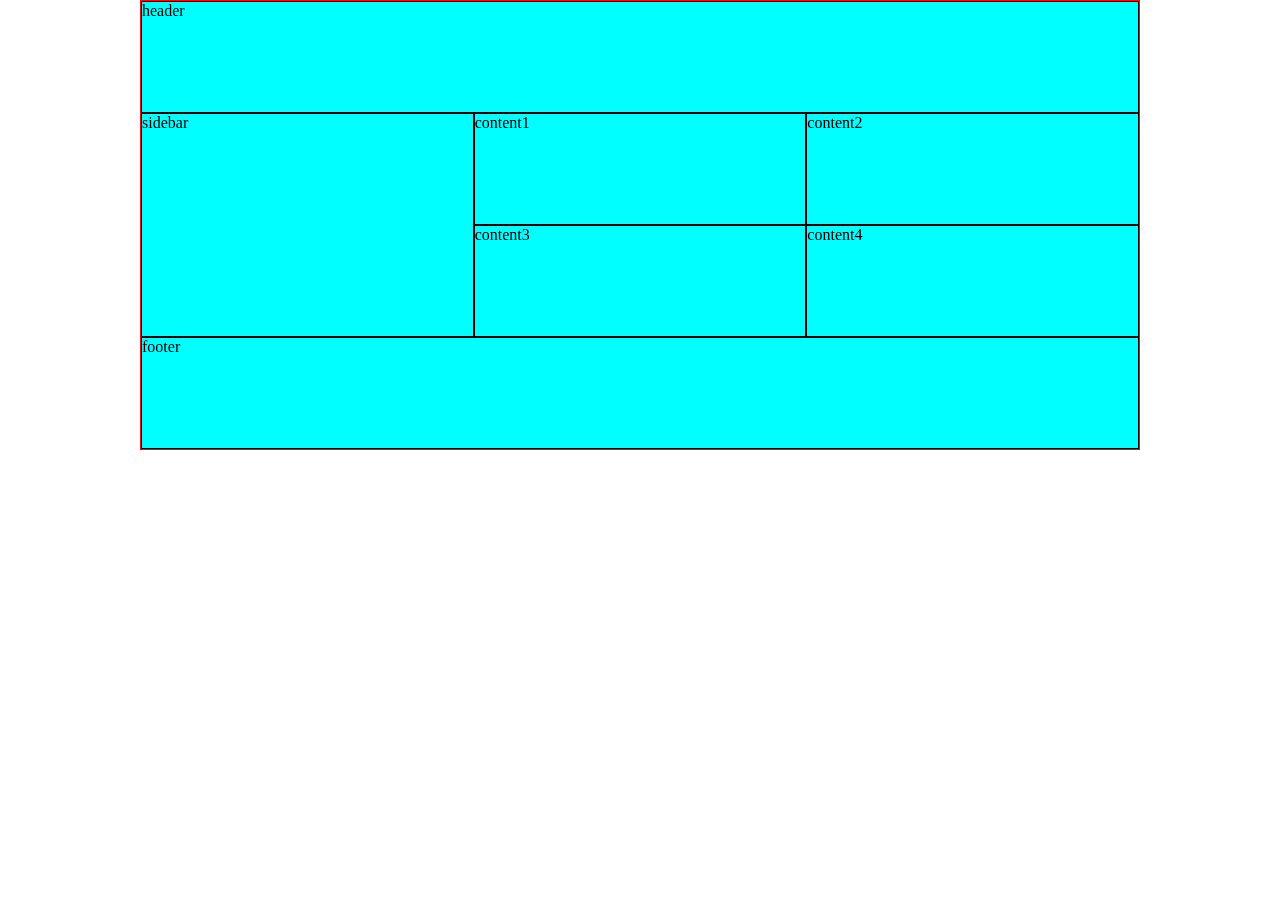
<file: lecture-17 (grid)/promblem.html>
<!DOCTYPE html>
<html lang="en">
<head>
    <meta charset="UTF-8">
    <meta name="viewport" content="width=device-width, initial-scale=1.0">
    <title>Document</title>
    <link rel="stylesheet" href="promblem.css">
</head>
<body>
     <div class="grid-container">
        <div class="grid-items" id="item1">header</div>
        <div class="grid-items"id="item2" >sidebar</div>
        <div class="grid-items" id="item3" >content1</div>
        <div class="grid-items" id="item4">content2</div>
        <div class="grid-items" id="item5">content3</div>
        <div class="grid-items"id="item6">content4</div>
        <div class="grid-items" id="item7">footer</div>
        </div>
</body>
</html>
</file>
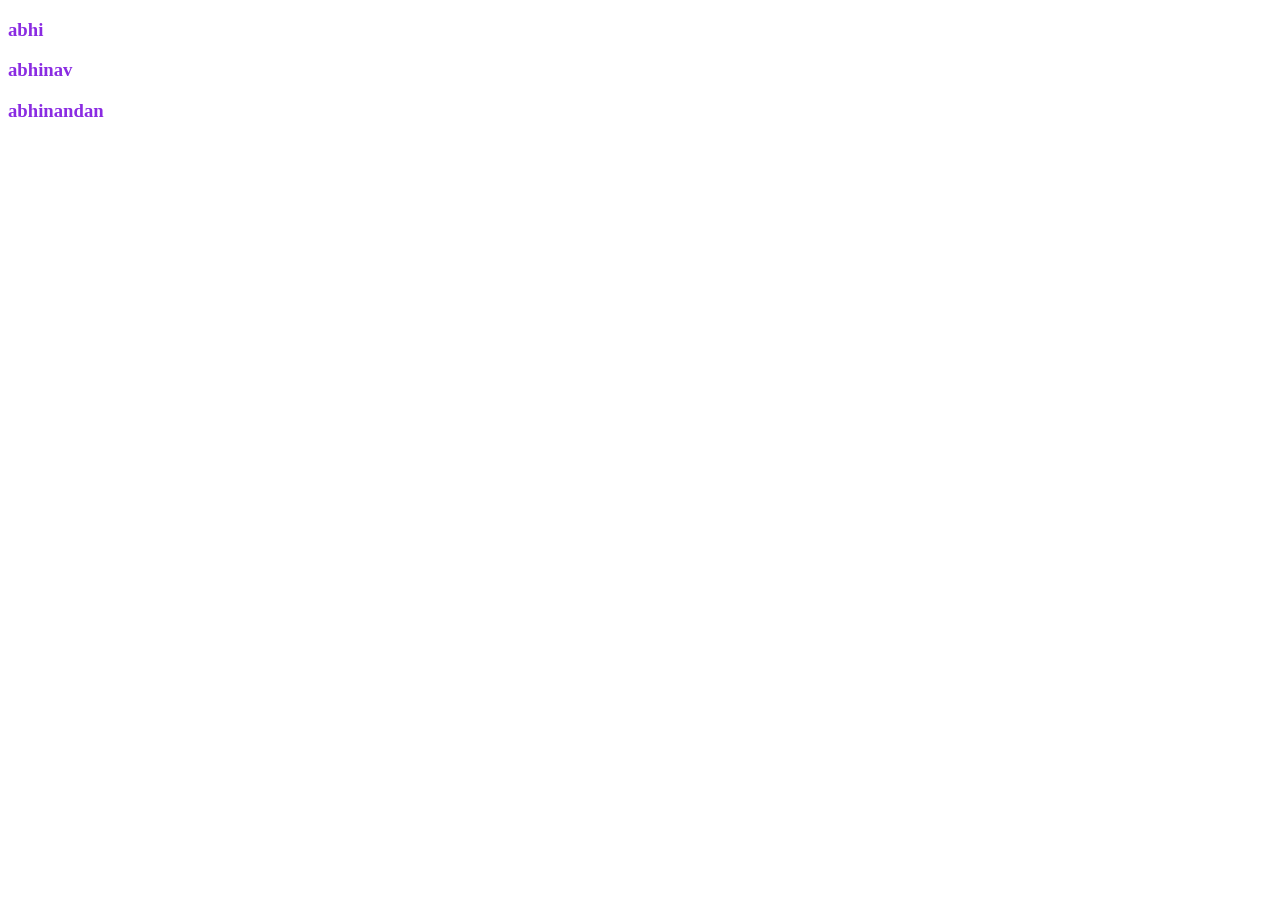
<file: lecture-9/portfolio.html>
<!DOCTYPE html>
<html lang="en">
<head>
    <meta charset="UTF-8">
    <meta name="viewport" content="width=device-width, initial-scale=1.0">
    <title>portfolio</title>
    <link rel="stylesheet" href="index.css">

</head>
<body>
    <h3>abhi</h3>
    <h3>abhinav</h3>
    <h3>abhinandan</h3>
</body>
</html>
</file>
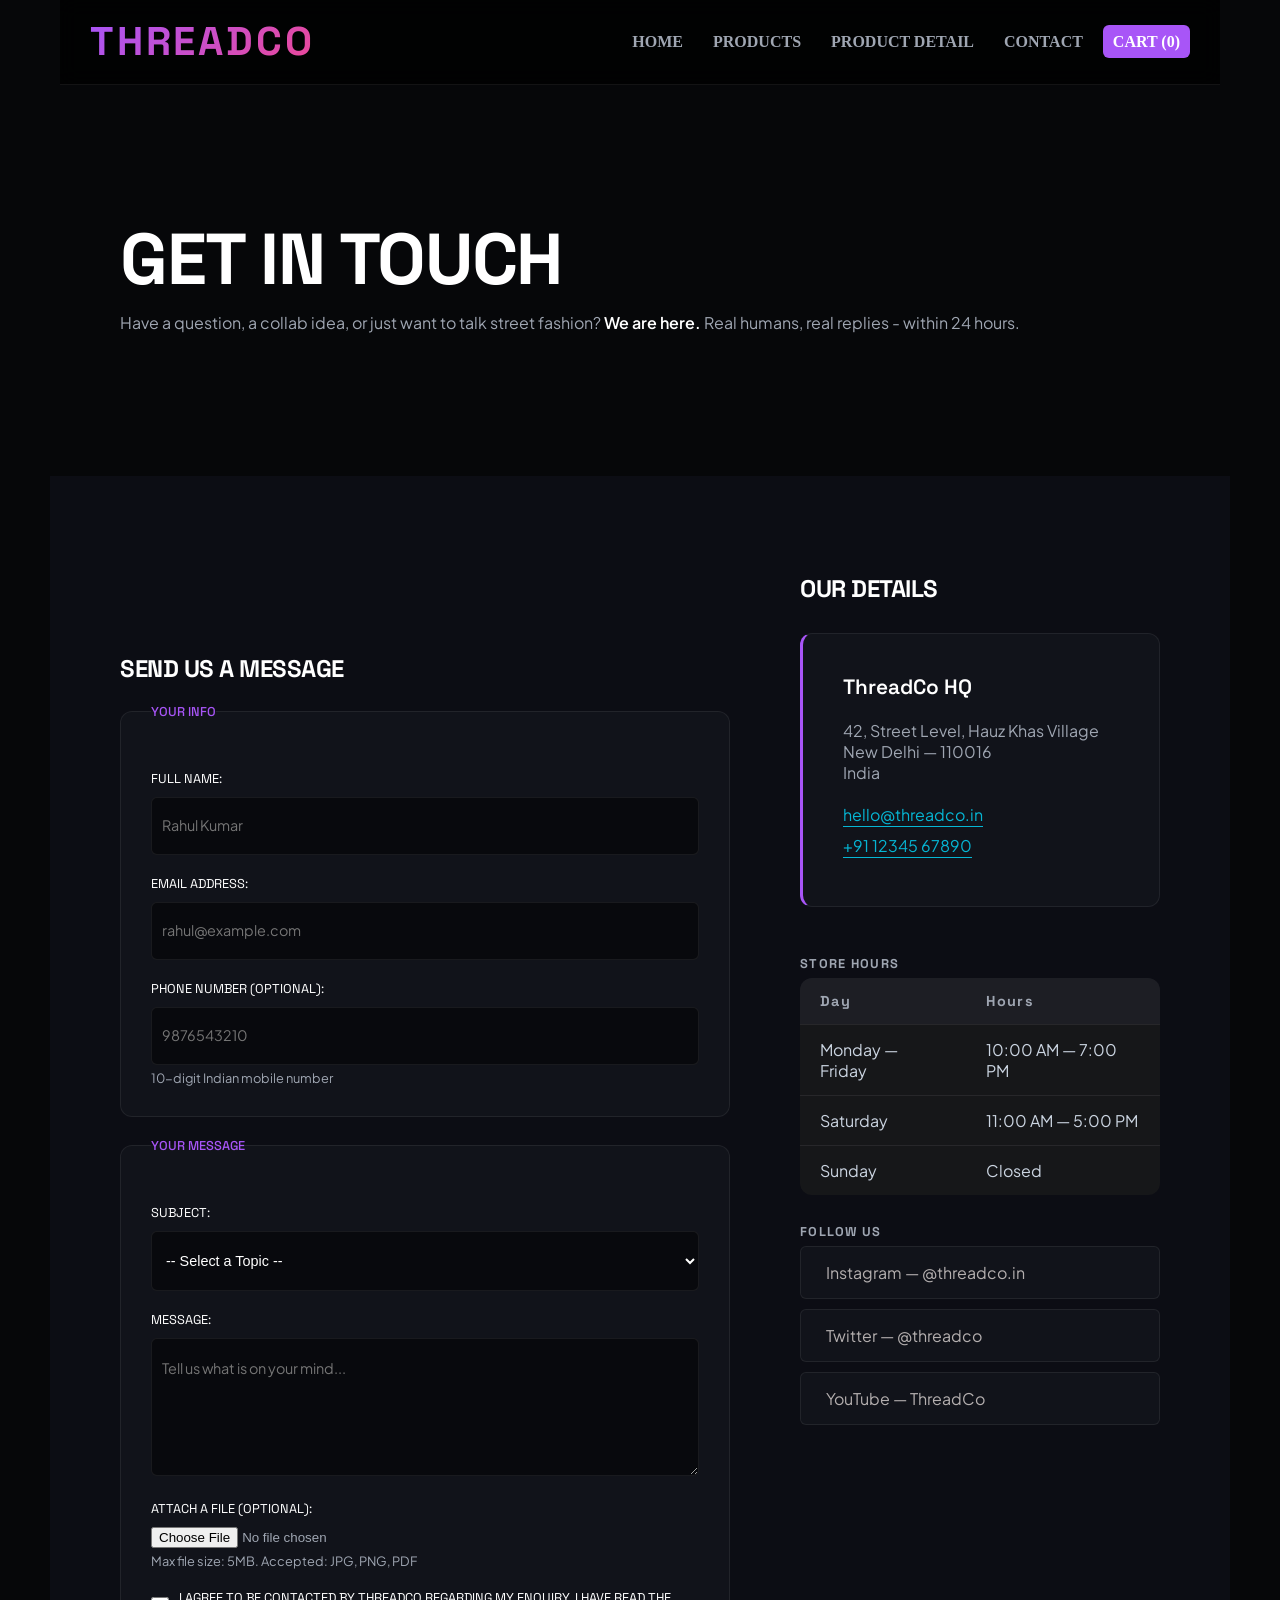
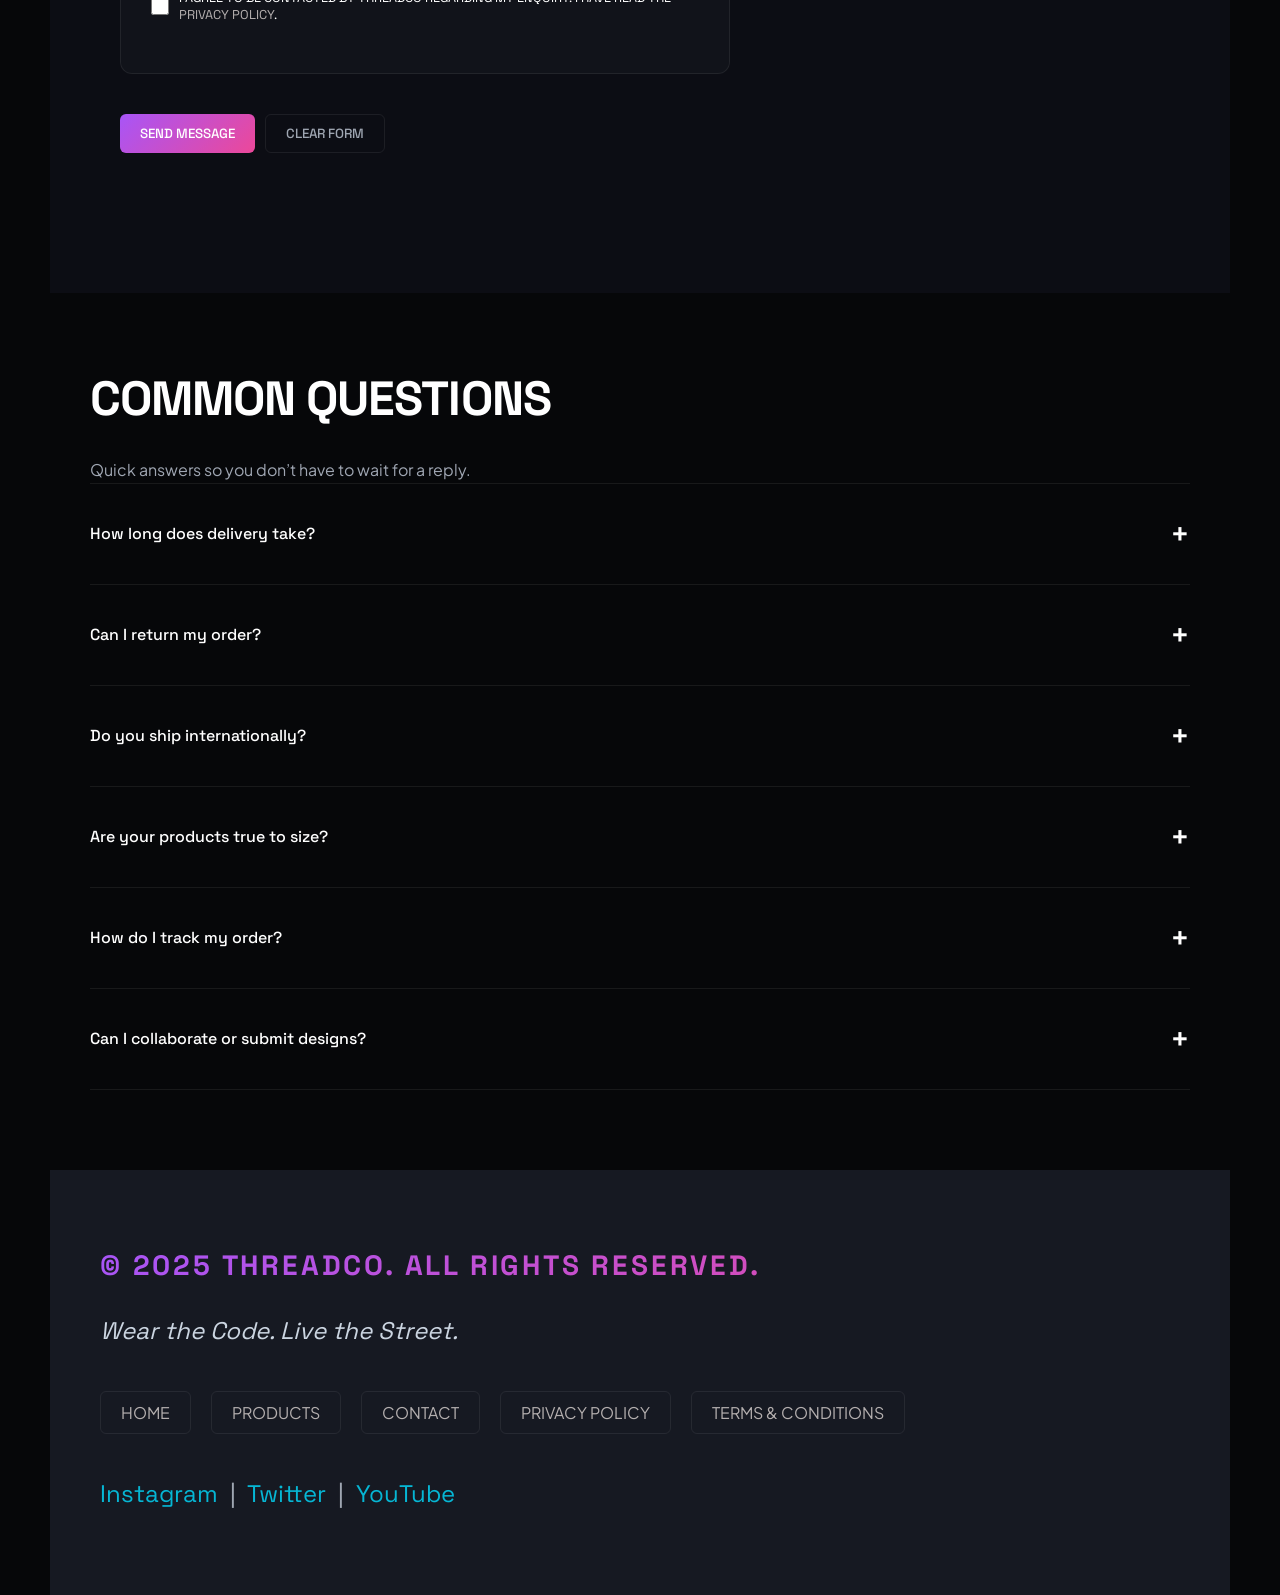
<file: ThreadCo HTML CSS Project/contact.html>
<!DOCTYPE html>
<html lang="en">

<head>
    <meta charset="UTF-8">
    <meta name="viewport" content="width=device-width, initial-scale=1.0">
    <title>Contact - ThreadCo</title>
    <link rel="stylesheet" href="style.css">
</head>

<body>
    <header>
        <h1>ThreadCo</h1>
        <nav>
            <ul>
                <li><a href="index.html">Home</a></li>
                <li><a href="products.html">Products</a></li>
                <li><a href="product.html">Product Detail</a></li>
                <li><a href="contact.html">Contact</a></li>
                <li><a href="#">Cart (0)</a></li>
            </ul>
        </nav>
    </header>

    <main>
        <section class="get-in-touch">
            <h2>Get In Touch</h2>
            <p>Have a question, a collab idea, or just want to talk street fashion? <strong>We are here.</strong> Real
                humans, real replies - within 24 hours.</p>
        </section>


        <div class="details">
            <section class="send-us-message">
                <h2>Send Us a Message</h2>

                <form action="">

                    <fieldset>
                        <legend>Your Info</legend>

                        <label for="fullname">Full Name:</label>
                        <input type="text" id="fullname" name="fullname" placeholder="Rahul Kumar" required
                            minlength="2" maxlength="60">

                        <label for="email">Email Address:</label>
                        <input type="email" id="email" name="email" placeholder="rahul@example.com" required>

                        <label for="phone">Phone Number (optional):</label>
                        <input type="tel" id="phone" name="phone" placeholder="9876543210">
                        <small>10-digit Indian mobile number</small>
                    </fieldset>


                    <fieldset>
                        <legend>Your Message</legend>

                        <label for="subject">Subject:</label>
                        <select id="subject" name="subject" required>
                            <option value="">-- Select a Topic --</option>
                            <option value="order-issue">Order Issue</option>
                            <option value="return-refund">Return / Refund</option>
                            <option value="collaboration">Collaboration / Partnership</option>
                            <option value="wholesale">Wholesale Enquiry</option>
                            <option value="general">General Query</option>
                        </select>

                        <label for="message">Message:</label>
                        <textarea id="message" name="message" rows="6" cols="50"
                            placeholder="Tell us what is on your mind..." required minlength="20"></textarea>

                        <label for="attachment">Attach a File (optional):</label>
                        <input type="file" id="attachment" name="attachment">
                        <small>Max file size: 5MB. Accepted: JPG, PNG, PDF</small>


                        <div class="consent">
                            <input type="checkbox" id="consent" name="consent" required>
                            <label for="consent">
                                I agree to be contacted by ThreadCo regarding my enquiry.
                                I have read the <a href="#">Privacy Policy</a>.
                            </label>
                        </div>
                    </fieldset>


                    <div class="contact-btns">
                        <button type="submit">Send Message</button>
                        <button type="reset">Clear Form</button>
                    </div>

                </form>
            </section>


            <section class="our-details">
                <h2>Our Details</h2>

                <address>
                    <strong>ThreadCo HQ</strong> <br>
                    42, Street Level, Hauz Khas Village <br>
                    New Delhi — 110016 <br>
                    India
                    <br><br>
                    <a href="mailto:hello@threadco.in">hello@threadco.in</a>
                    <br>
                    <a href="tel:+911234567890">+91 12345 67890</a>
                </address>

                <div>
                    <h3>Store Hours</h3>
                    <table>
                        <tr>
                            <th>Day</th>
                            <th>Hours</th>
                        </tr>
                        <tr>
                            <td>Monday — Friday</td>
                            <td>10:00 AM — 7:00 PM</td>
                        </tr>
                        <tr>
                            <td>Saturday</td>
                            <td>11:00 AM — 5:00 PM</td>
                        </tr>
                        <tr>
                            <td>Sunday</td>
                            <td>Closed</td>
                        </tr>
                    </table>
                </div>

                <div>
                    <h3>Follow Us</h3>
                    <ul>
                        <li><a href="https://instagram.com" target="_blank">Instagram &mdash; @threadco.in</a></li>
                        <li><a href="https://twitter.com" target="_blank">Twitter &mdash; @threadco</a></li>
                        <li><a href="https://youtube.com" target="_blank">YouTube &mdash; ThreadCo</a></li>
                    </ul>
                </div>
            </section>
        </div>


        <section class="common-questions">

            <h2>Common Questions</h2>
            <p>Quick answers so you don&rsquo;t have to wait for a reply.</p>
            
            <details>
                <summary>How long does delivery take?</summary>
                <p>
                    We ship within <strong>48 hours</strong> of order confirmation.
                    Standard delivery takes <strong>3&mdash;5 business days</strong> across India.
                    Express delivery (1&mdash;2 days) is available at checkout for select pin codes.
                </p>
            </details>

            <details>
                <summary>Can I return my order?</summary>
                <p>
                    Yes! We offer <strong>free returns within 7 days</strong> of delivery.
                    The item must be unworn, unwashed, and in its original packaging with all tags attached.
                    Initiate your return from the Orders section of your account.
                </p>
            </details>

            <details>
                <summary>Do you ship internationally?</summary>
                <p>
                    Not yet &mdash; but we&rsquo;re working on it.
                    International shipping is planned for early 2026.
                    Sign up for our newsletter to get notified first.
                </p>
            </details>

            <details>
                <summary>Are your products true to size?</summary>
                <p>
                    ThreadCo tees and hoodies are <strong>oversized by design</strong>.
                    If you prefer a more fitted look, we recommend sizing down.
                    Check the <a href="product.html#size-chart">Size Guide</a> on any product page for exact
                    measurements.
                </p>
            </details>

            <details>
                <summary>How do I track my order?</summary>
                <p>
                    Once your order ships, you will receive a tracking link via SMS and email.
                    You can also track your order by entering your order ID on our
                    <a href="#">Order Tracking page</a>.
                </p>
            </details>

            <details>
                <summary>Can I collaborate or submit designs?</summary>
                <p>
                    Absolutely. ThreadCo works with independent Indian artists on every drop.
                    If you have a design concept or want to collab, reach out via the form above
                    and select <strong>&ldquo;Collaboration / Partnership&rdquo;</strong> as the subject.
                    We read every single message.
                </p>
            </details>

        </section>
    </main>

    <footer id="footer">
        <h3>&copy; 2025 ThreadCo. All rights reserved.</h3>
        <p><em>Wear the Code. Live the Street.</em></p>
        <nav>
            <ul>
                <li><a href="index.html">Home</a></li>
                <li><a href="products.html">Products</a></li>
                <li><a href="contact.html">Contact</a></li>
                <li><a href="#">Privacy Policy</a></li>
                <li><a href="#">Terms &amp; Conditions</a></li>
            </ul>
        </nav>

        <p>
            <a href="https://instagram.com" target="_blank">Instagram</a>
            &nbsp;|&nbsp;
            <a href="https://twitter.com" target="_blank">Twitter</a>
            &nbsp;|&nbsp;
            <a href="https://youtube.com" target="_blank">YouTube</a>
        </p>
    </footer>


</body>

</html>
</file>
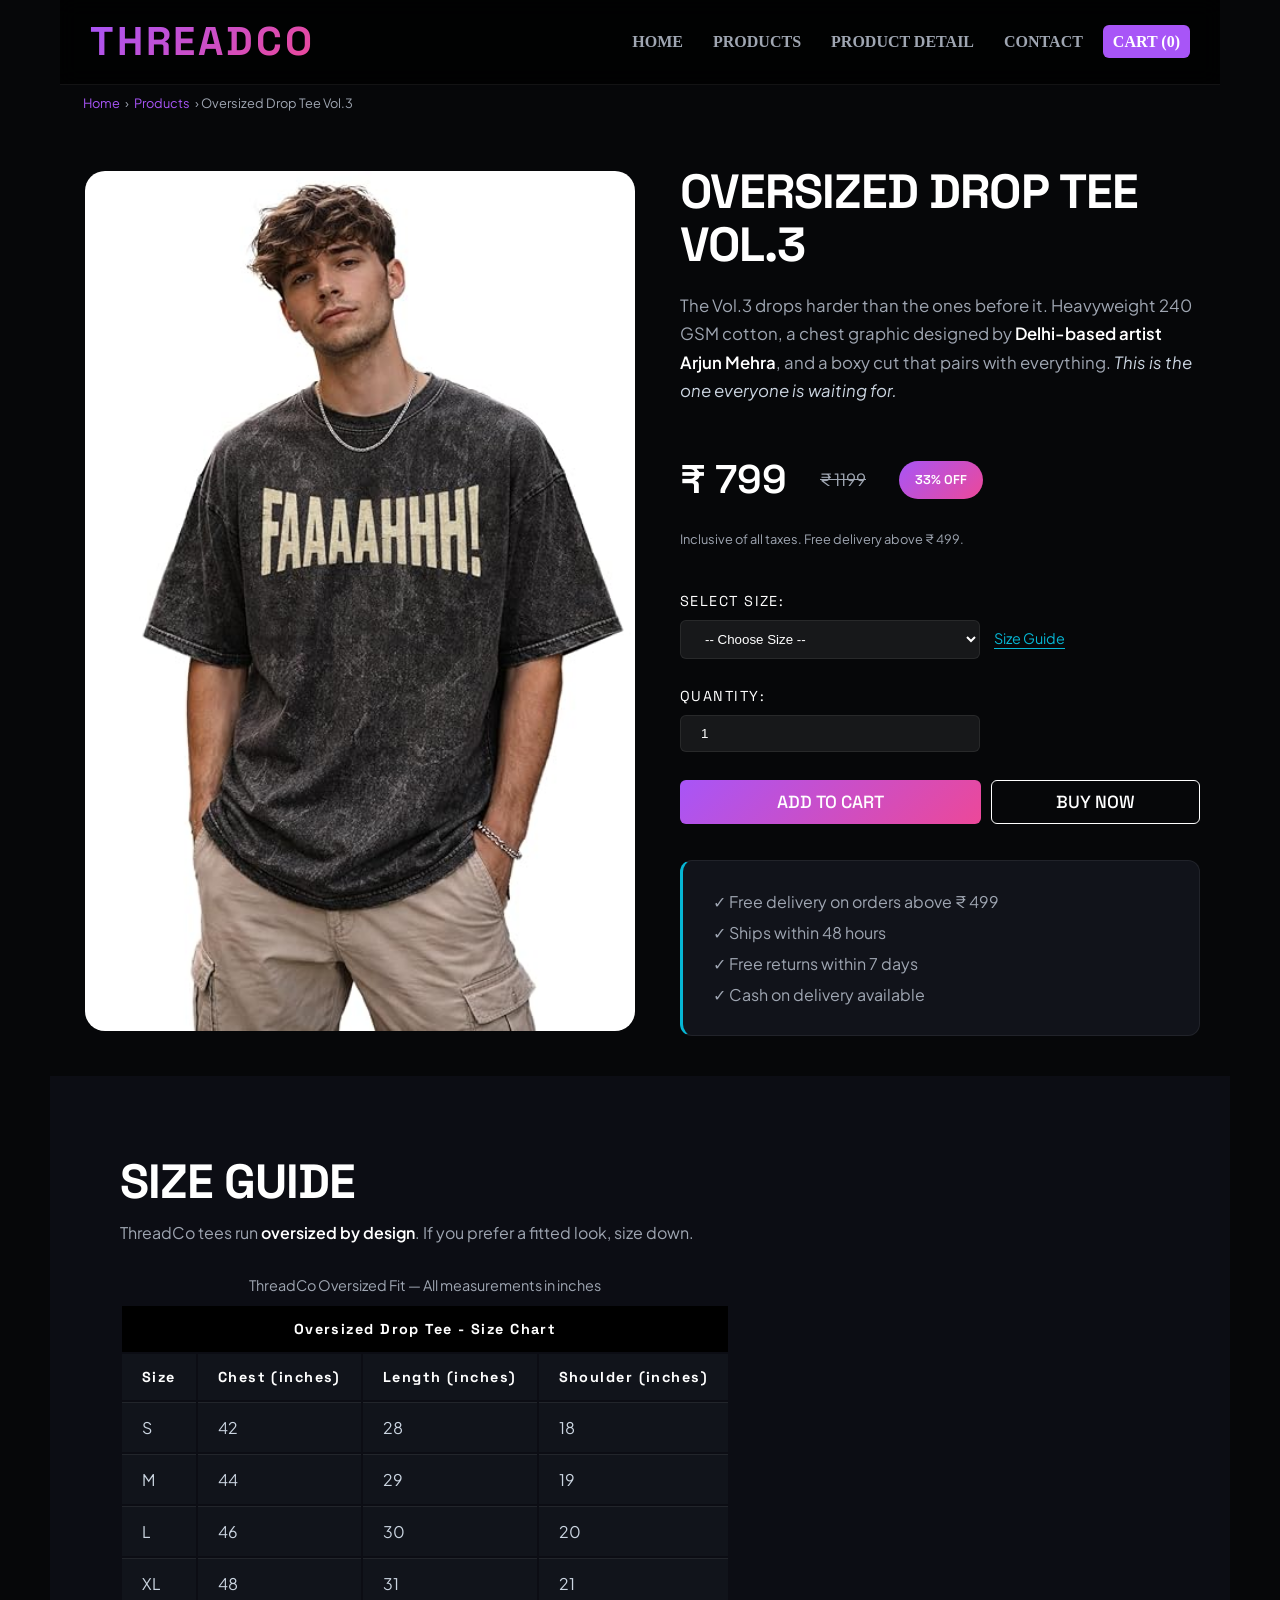
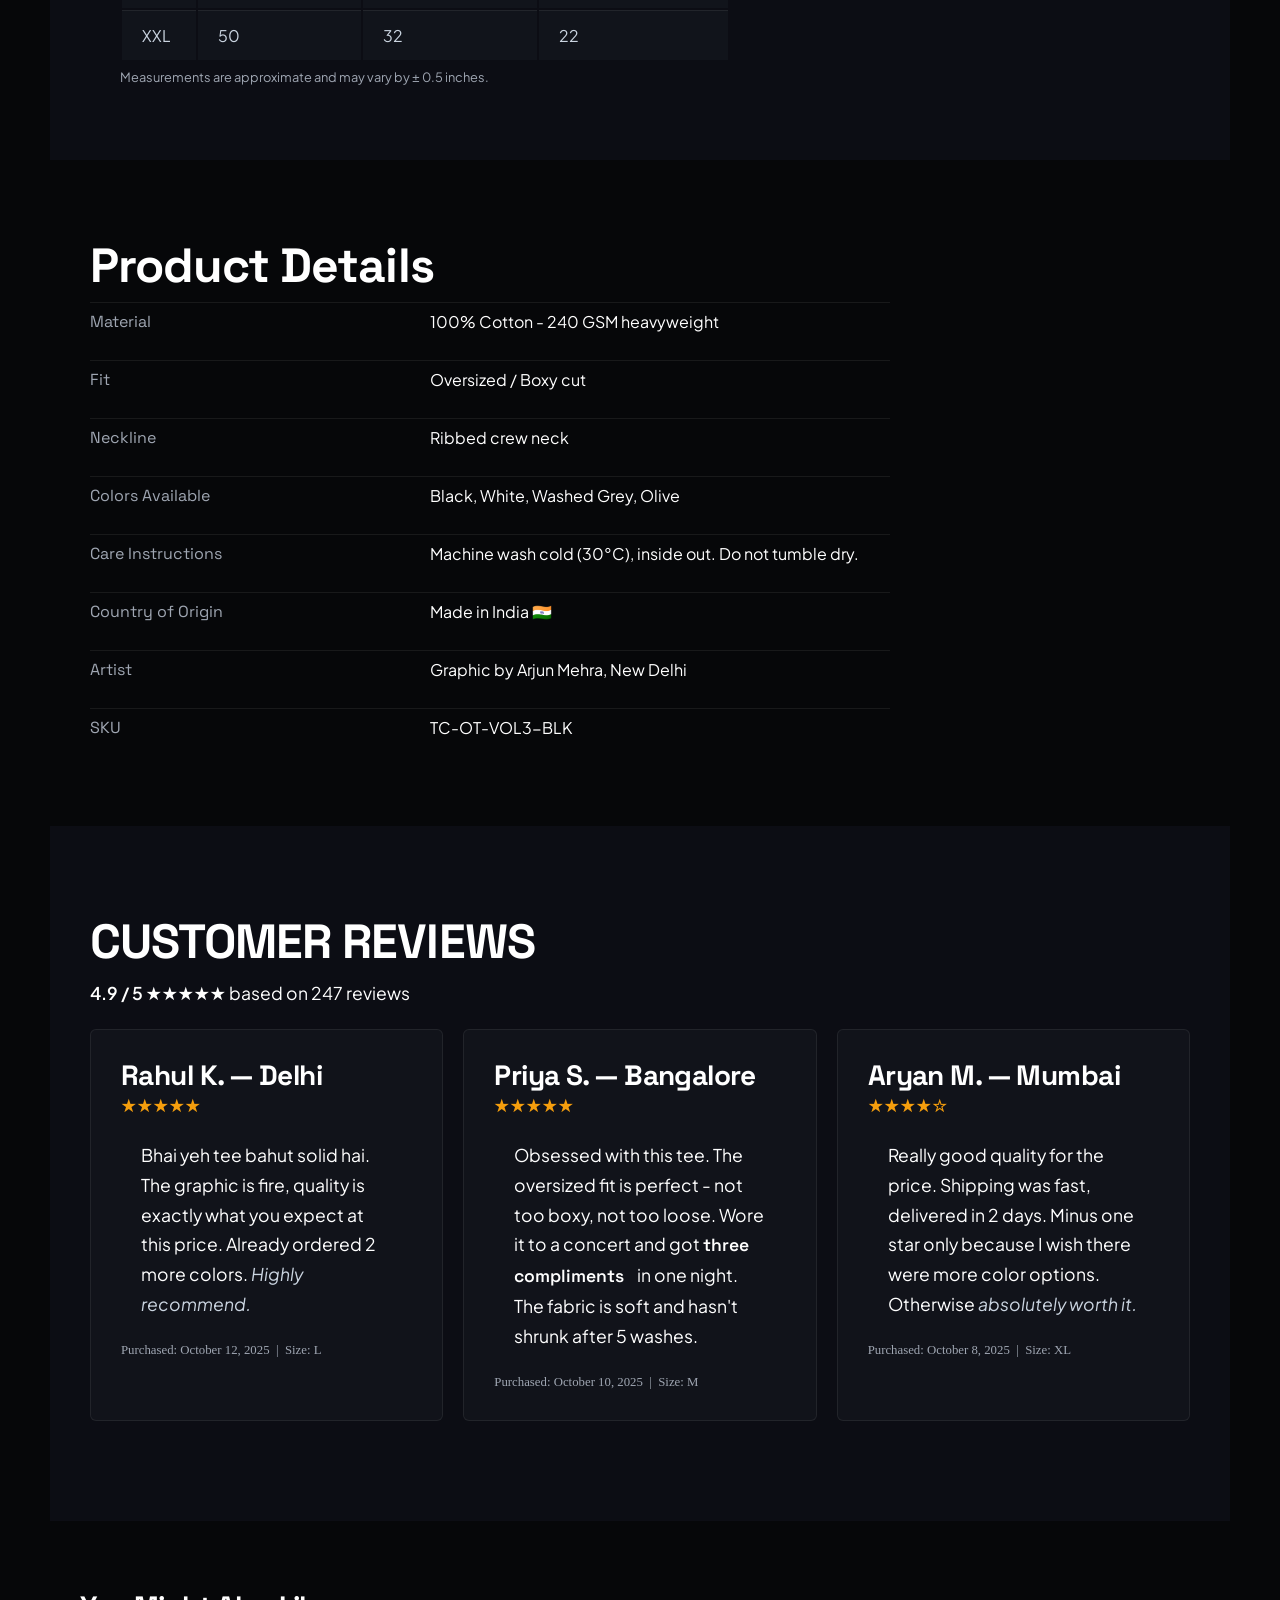
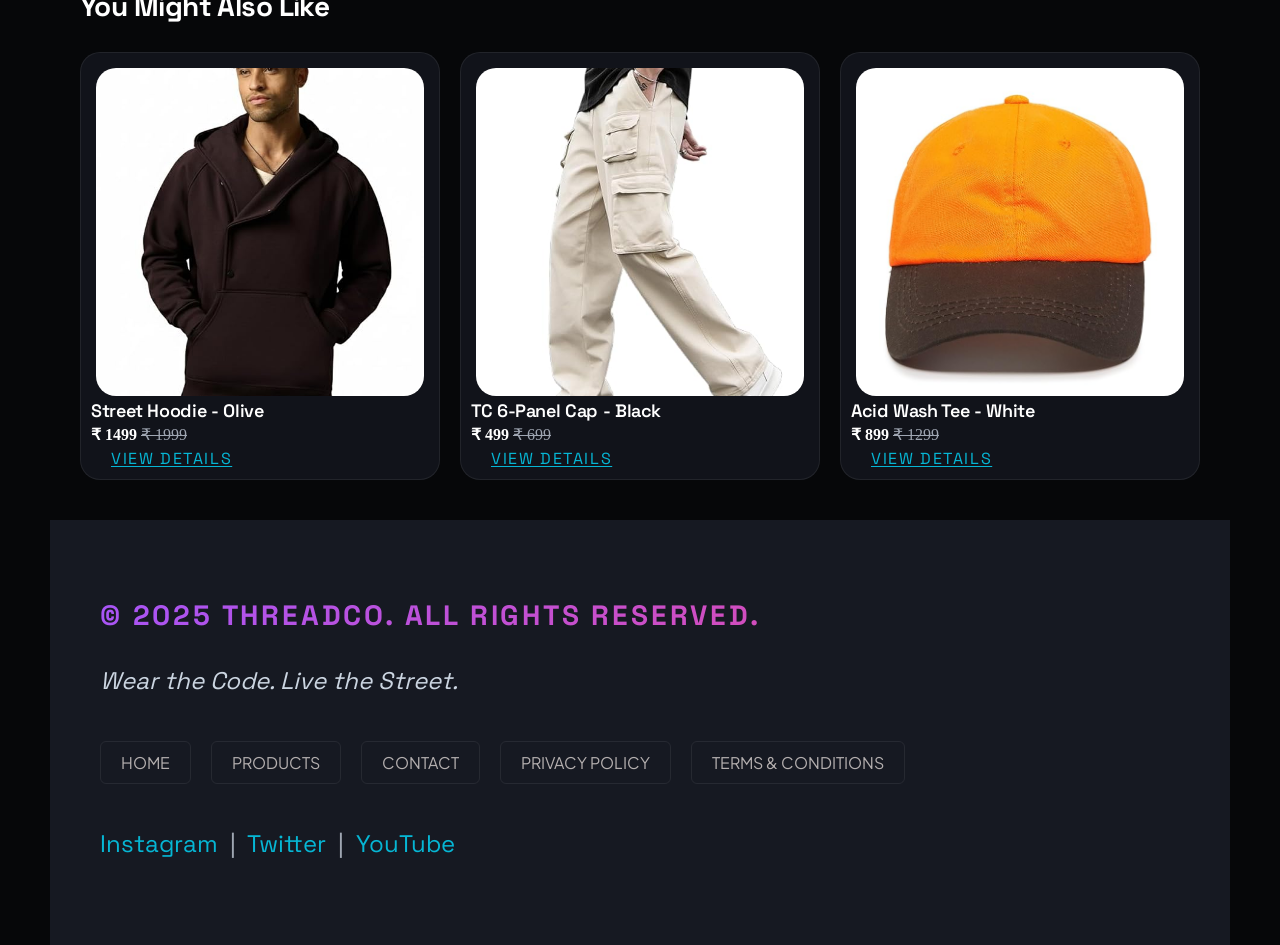
<file: ThreadCo HTML CSS Project/product.html>
<!DOCTYPE html>
<html lang="en">

<head>
    <meta charset="UTF-8">
    <meta name="viewport" content="width=device-width, initial-scale=1.0">
    <title>Contact - ThreadCo</title>
    <link rel="stylesheet" href="style.css">
</head>

<body>
    <header>
        <h1>ThreadCo</h1>
        <nav>
            <ul>
                <li><a href="index.html">Home</a></li>
                <li><a href="products.html">Products</a></li>
                <li><a href="product.html">Product Detail</a></li>
                <li><a href="contact.html">Contact</a></li>
                <li><a href="#">Cart (0)</a></li>
            </ul>
        </nav>
    </header>

    <main>
        <nav aria-label="breadcrumb">
            <a href="index.html">Home</a>
            &rsaquo;
            <a href="products.html">Products</a>
            &rsaquo;
            Oversized Drop Tee Vol.3
        </nav>

        <section id="product-detail">
            <figure>
                <img src="images/product 1.jpg" alt="ThreadCo Oversized Drop Tee Vol.3 - front view, black colorway">
                <figcaption>Oversized Drop Tee Vol.3 - Black Colorway</figcaption>
            </figure>

            <div class="product-detail-left">
                <h2>Oversized Drop Tee Vol.3</h2>
                <p>
                    The Vol.3 drops harder than the ones before it. Heavyweight 240 GSM cotton,
                    a chest graphic designed by <strong>Delhi-based artist Arjun Mehra</strong>,
                    and a boxy cut that pairs with everything.
                    <em>This is the one everyone is waiting for.</em>
                </p>

                <p>
                    <strong>&#8377; 799</strong>
                    &nbsp;
                    <s>&#8377; 1199</s>
                    &nbsp;
                    <mark>33% OFF</mark>
                </p>

                <p><small>Inclusive of all taxes. Free delivery above &#8377; 499.</small></p>

                <label for="size-select">Select Size:</label>
                <select id="size-select" name="size">
                    <option value="">-- Choose Size --</option>
                    <option value="S">S</option>
                    <option value="M">M</option>
                    <option value="L">L</option>
                    <option value="XL">XL</option>
                    <option value="XXL">XXL</option>
                </select>
                <a href="#size-chart">Size Guide</a>

                <br><br>

                <label for="quantity">Quantity:</label>
                <input type="number" id="quantity" name="quantity" value="1" min="1" max="10">

                <br><br>

                <div class="product-detail-btns">
                    <button type="button">Add to Cart</button>
                    <button type="button">Buy Now</button>
                </div>

                <br><br>

                <ul>
                    <li>&#10003; Free delivery on orders above &#8377; 499</li>
                    <li>&#10003; Ships within 48 hours</li>
                    <li>&#10003; Free returns within 7 days</li>
                    <li>&#10003; Cash on delivery available</li>
                </ul>
            </div>
        </section>


        <section id="size-chart" class="best-sellers">
            <h2>Size Guide</h2>
            <p>ThreadCo tees run <strong>oversized by design</strong>. If you prefer a fitted look, size down.</p>

            <table>
                <caption>ThreadCo Oversized Fit &mdash; All measurements in inches</caption>
                <tr>
                    <th colspan="4">Oversized Drop Tee - Size Chart</th>
                </tr>
                <tr>
                    <th>Size</th>
                    <th>Chest (inches)</th>
                    <th>Length (inches)</th>
                    <th>Shoulder (inches)</th>
                </tr>
                <tr>
                    <td>S</td>
                    <td>42</td>
                    <td>28</td>
                    <td>18</td>
                </tr>
                <tr>
                    <td>M</td>
                    <td>44</td>
                    <td>29</td>
                    <td>19</td>
                </tr>
                <tr>
                    <td>L</td>
                    <td>46</td>
                    <td>30</td>
                    <td>20</td>
                </tr>
                <tr>
                    <td>XL</td>
                    <td>48</td>
                    <td>31</td>
                    <td>21</td>
                </tr>
                <tr>
                    <td>XXL</td>
                    <td>50</td>
                    <td>32</td>
                    <td>22</td>
                </tr>
            </table>

            <p><small>Measurements are approximate and may vary by &#177; 0.5 inches.</small></p>
        </section>

        <section id="product-details">
            <h2>Product Details</h2>
            <dl>
                <div>
                    <dt>Material</dt>
                    <dd>100% Cotton - 240 GSM heavyweight</dd>
                </div>

                <div>
                    <dt>Fit</dt>
                    <dd>Oversized / Boxy cut</dd>
                </div>

                <div>
                    <dt>Neckline</dt>
                    <dd>Ribbed crew neck</dd>
                </div>

                <div>
                    <dt>Colors Available</dt>
                    <dd>Black, White, Washed Grey, Olive</dd>
                </div>

                <div>
                    <dt>Care Instructions</dt>
                    <dd>Machine wash cold (30&deg;C), inside out. Do not tumble dry.</dd>
                </div>

                <div>
                    <dt>Country of Origin</dt>
                    <dd>Made in India &#127470;&#127475;</dd>
                </div>

                <div>
                    <dt>Artist</dt>
                    <dd>Graphic by Arjun Mehra, New Delhi</dd>
                </div>

                <div>
                    <dt>SKU</dt>
                    <dd>TC-OT-VOL3-BLK</dd>
                </div>
            </dl>
        </section>

        <section class="customer-reviews">
            <h2>Customer Reviews</h2>
            <p>
                <strong>4.9 / 5</strong>
                &#9733;&#9733;&#9733;&#9733;&#9733;
                based on 247 reviews
            </p>

            <div class="customer-reviews-details">
                <article>
                    <h3>Rahul K. &mdash; Delhi</h3>
                    <p>&#9733;&#9733;&#9733;&#9733;&#9733;</p>
                    <p>
                        Bhai yeh tee bahut solid hai. The graphic is fire, quality is exactly what
                        you expect at this price. Already ordered 2 more colors.
                        <em>Highly recommend.</em>
                    </p>
                    <small>Purchased: October 12, 2025 &nbsp;|&nbsp; Size: L</small>
                </article>

                <article>
                    <h3>Priya S. &mdash; Bangalore</h3>
                    <p>&#9733;&#9733;&#9733;&#9733;&#9733;</p>
                    <p>
                        Obsessed with this tee. The oversized fit is perfect - not too boxy,
                        not too loose. Wore it to a concert and got <strong>three compliments</strong> in one night.
                        The fabric is soft and hasn't shrunk after 5 washes.
                    </p>
                    <small>Purchased: October 10, 2025 &nbsp;|&nbsp; Size: M</small>
                </article>

                <article>
                    <h3>Aryan M. &mdash; Mumbai</h3>
                    <p>&#9733;&#9733;&#9733;&#9733;&#9734;</p>
                    <p>
                        Really good quality for the price. Shipping was fast, delivered in 2 days.
                        Minus one star only because I wish there were more color options.
                        Otherwise <em>absolutely worth it.</em>
                    </p>
                    <small>Purchased: October 8, 2025 &nbsp;|&nbsp; Size: XL</small>
                </article>
            </div>

        </section>

        <section class="might-also-like">
            <h3>You Might Also Like</h3>

            <div class="also-like-items">
                <article>
                    <figure>
                        <img src="images/product 2.jpg" alt="ThreadCo Street Hoodie in Olive">
                        <figcaption>Street Hoodie - Olive</figcaption>
                    </figure>
                    <h4>Street Hoodie - Olive</h4>
                    <p><strong>&#8377; 1499</strong> <s>&#8377; 1999</s></p>
                    <a href="product.html">View Details</a>
                </article>

                <article>
                    <figure>
                        <img src="images/product 3.jpg" alt="ThreadCo TC 6-Panel Cap in Black">
                        <figcaption>TC 6-Panel Cap - Black</figcaption>
                    </figure>
                    <h4>TC 6-Panel Cap - Black</h4>
                    <p><strong>&#8377; 499</strong> <s>&#8377; 699</s></p>
                    <a href="product.html">View Details</a>
                </article>

                <article>
                    <figure>
                        <img src="images/product 4.jpg" alt="ThreadCo Acid Wash Tee in White">
                        <figcaption>Acid Wash Tee - White</figcaption>
                    </figure>
                    <h4>Acid Wash Tee - White</h4>
                    <p><strong>&#8377; 899</strong> <s>&#8377; 1299</s></p>
                    <a href="product.html">View Details</a>
                </article>
            </div>
        </section>
    </main>


    <footer id="footer">
        <h3>&copy; 2025 ThreadCo. All rights reserved.</h3>
        <p><em>Wear the Code. Live the Street.</em></p>
        <nav>
            <ul>
                <li><a href="index.html">Home</a></li>
                <li><a href="products.html">Products</a></li>
                <li><a href="contact.html">Contact</a></li>
                <li><a href="#">Privacy Policy</a></li>
                <li><a href="#">Terms &amp; Conditions</a></li>
            </ul>
        </nav>

        <p>
            <a href="https://instagram.com" target="_blank">Instagram</a>
            &nbsp;|&nbsp;
            <a href="https://twitter.com" target="_blank">Twitter</a>
            &nbsp;|&nbsp;
            <a href="https://youtube.com" target="_blank">YouTube</a>
        </p>
    </footer>

</body>

</html>
</file>
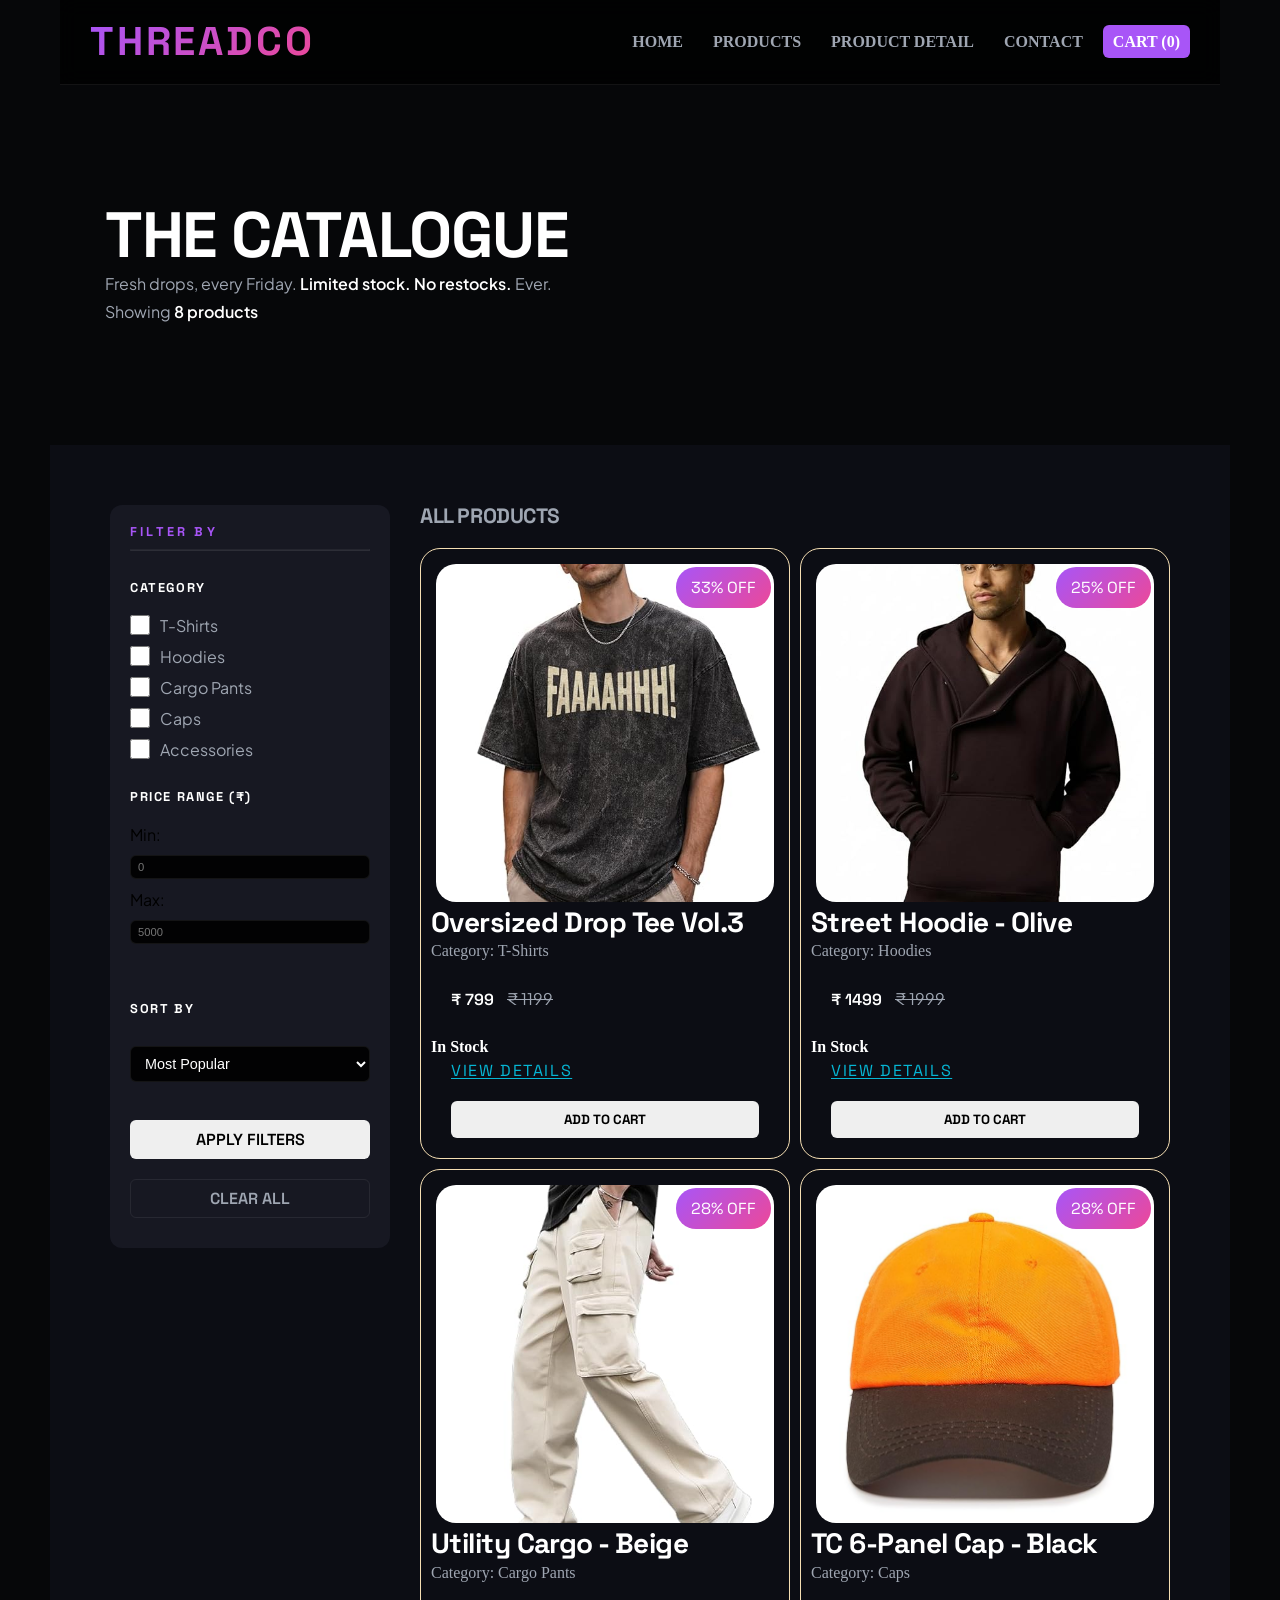
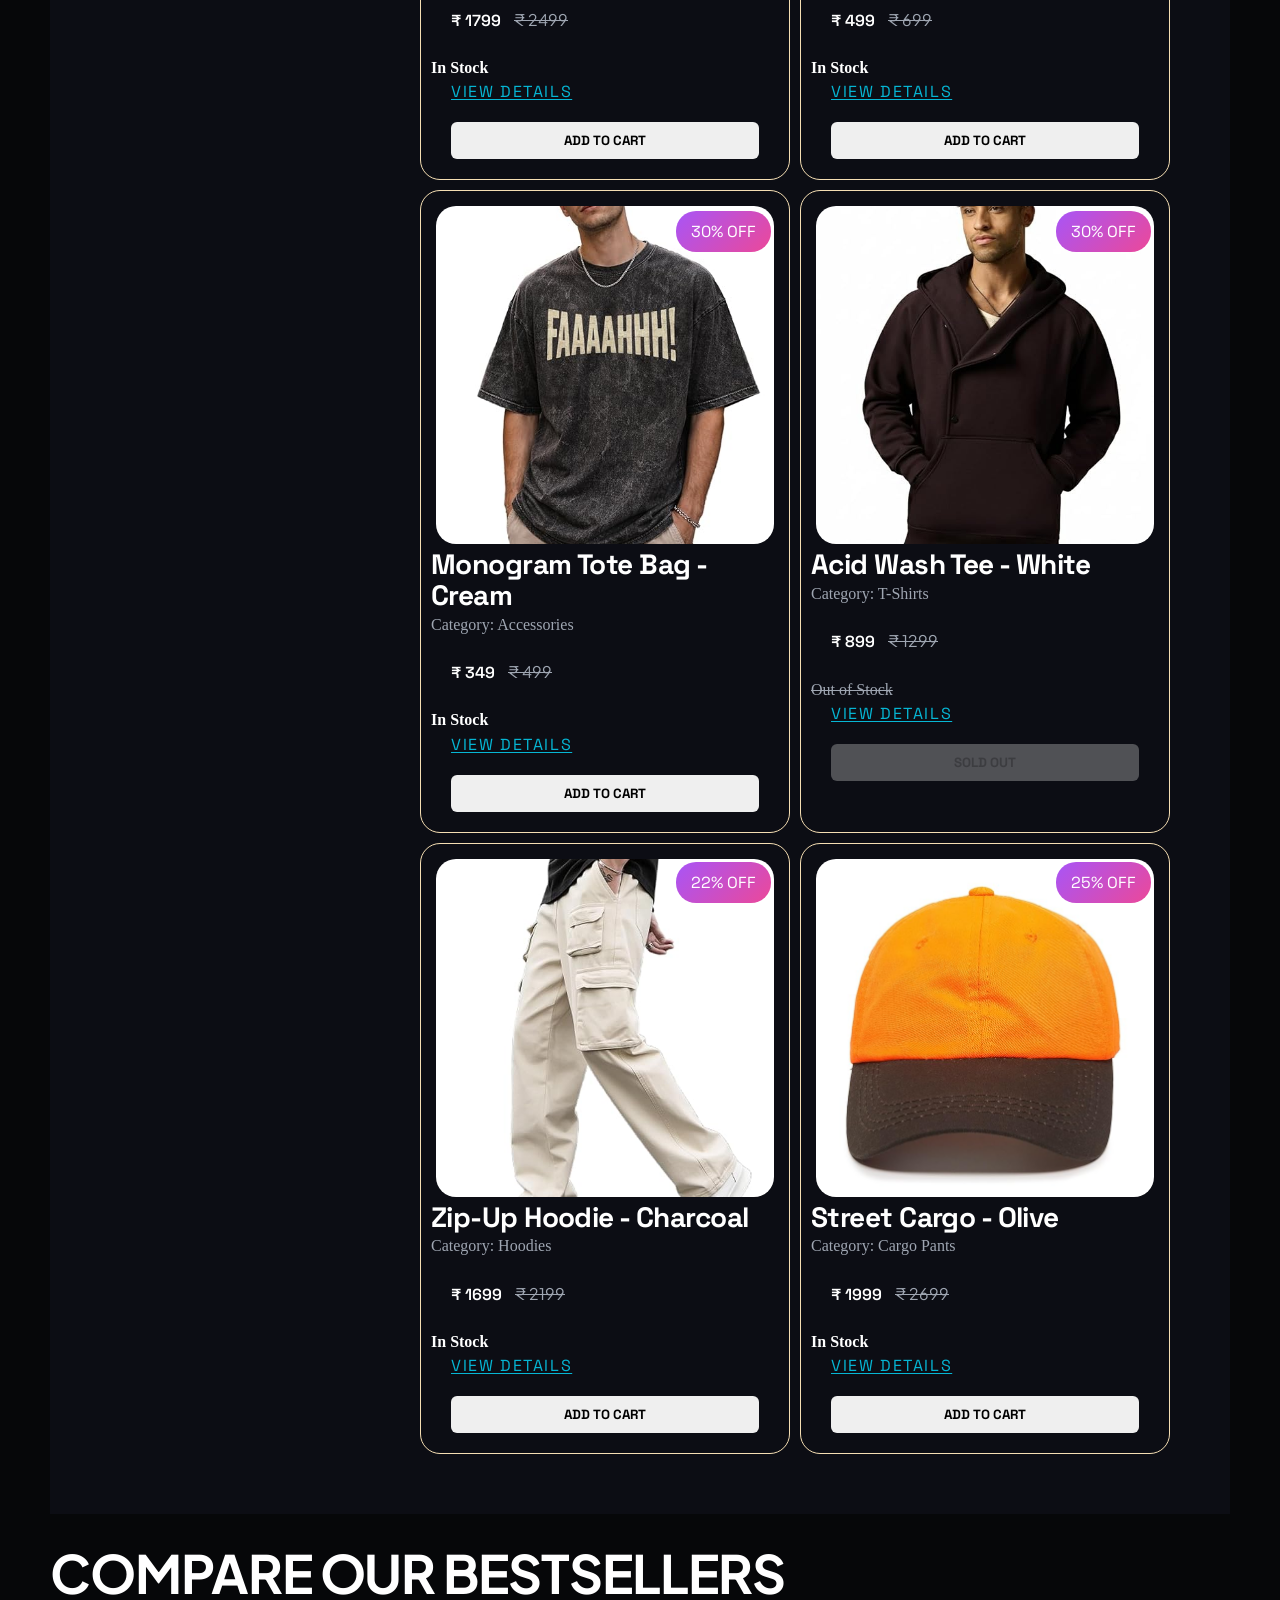
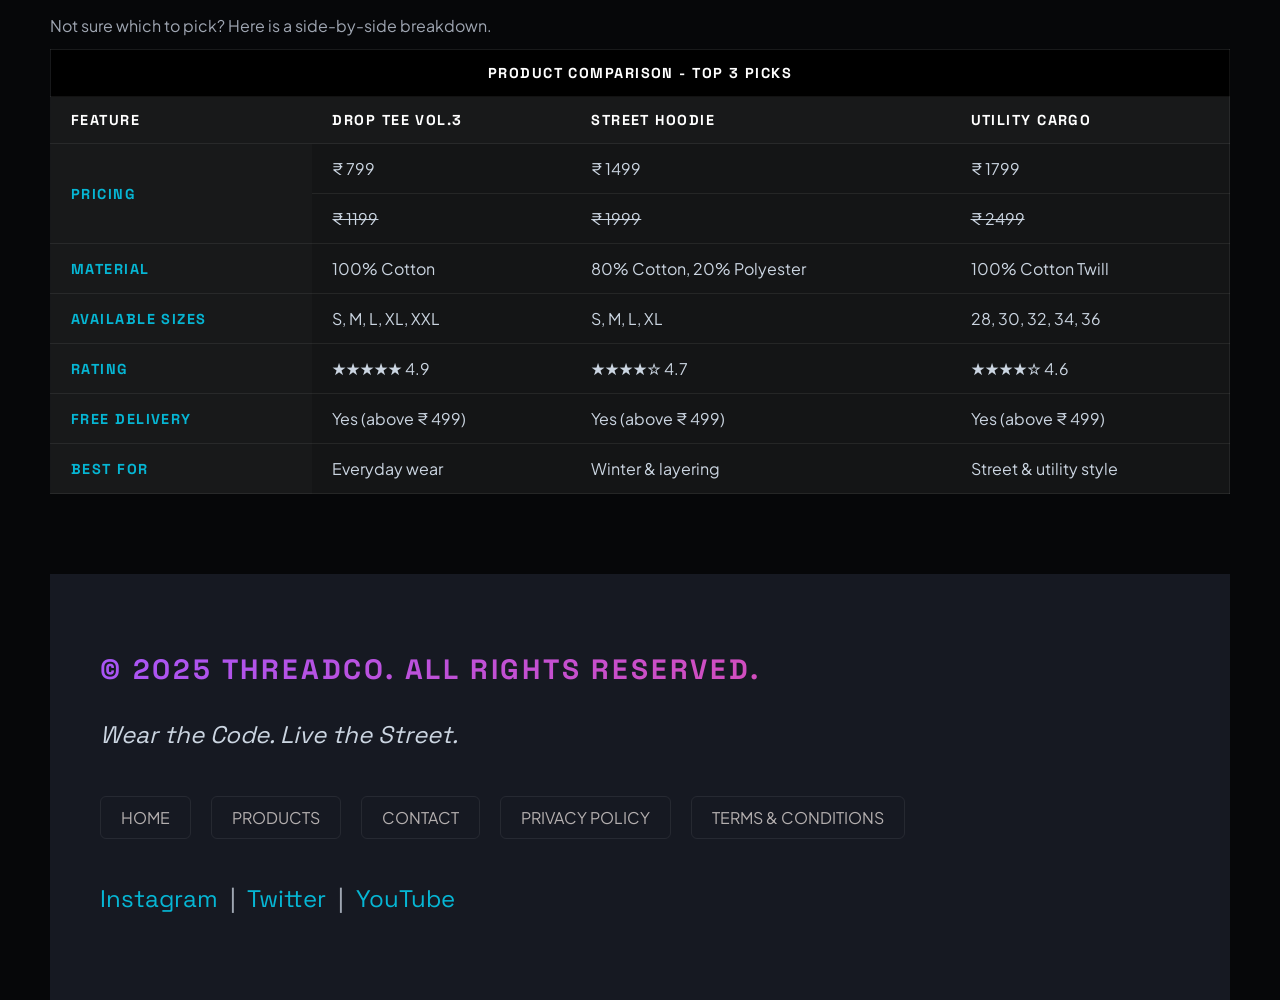
<file: ThreadCo HTML CSS Project/products.html>
<!DOCTYPE html>
<html lang="en">

<head>
    <meta charset="UTF-8">
    <meta name="viewport" content="width=device-width, initial-scale=1.0">
    <title>ThreadCo - The Catalogue</title>
    <style>
        table,
        tr,
        td,
        th {
            border: 1px solid black;
            border-collapse: collapse;
        }
    </style>

    <link rel="stylesheet" href="style.css">
</head>

<body>
    <header>
        <h1>ThreadCo</h1>
        <nav>
            <ul>
                <li><a href="index.html">Home</a></li>
                <li><a href="products.html">Products</a></li>
                <li><a href="product.html">Product Detail</a></li>
                <li><a href="contact.html">Contact</a></li>
                <li><a href="#">Cart (0)</a></li>
            </ul>
        </nav>
    </header>


    <main>
        <section id="catalogue">
            <h2>The Catalogue</h2>
            <p>Fresh drops, every Friday. <strong>Limited stock. No restocks.</strong> Ever.</p>
            <p>Showing <strong>8 products</strong></p>
        </section>


        <div id="product-layout">
            <section id="sidebar">
                <h2>Filter By</h2>
                <hr>
                <h3>Category</h3>

                <ul>
                    <li>
                        <input type="checkbox" id="cat-tshirts" name="category" value="tshirts">
                        <label for="cat-tshirts">T-Shirts</label>
                    </li>
                    <li>
                        <input type="checkbox" id="cat-hoodies" name="category" value="hoodies">
                        <label for="cat-hoodies">Hoodies</label>
                    </li>
                    <li>
                        <input type="checkbox" id="cat-cargo" name="category" value="cargo">
                        <label for="cat-cargo">Cargo Pants</label>
                    </li>
                    <li>
                        <input type="checkbox" id="cat-caps" name="category" value="caps">
                        <label for="cat-caps">Caps</label>
                    </li>
                    <li>
                        <input type="checkbox" id="cat-accessories" name="category" value="accessories">
                        <label for="cat-accessories">Accessories</label>
                    </li>
                </ul>

                <h3>Price Range (&#8377;)</h3>

                <label for="price-min">Min:</label>
                <input type="number" id="price-min" name="price_min" placeholder="0" min="0">
                <br>
                <label for="price-max">Max:</label>
                <input type="number" id="price-max" name="price_max" placeholder="5000" min="0">
                <br><br>

                <h3>Sort By</h3>

                <select id="sort" name="sort">
                    <option value="popular">Most Popular</option>
                    <option value="price-low">Price: Low to High</option>
                    <option value="price-high">Price: High to Low</option>
                    <option value="newest">Newest First</option>
                </select>

                <br><br>

                <button type="button">Apply Filters</button>
                <button type="button">Clear All</button>
            </section>

            <section id="products">
                <h2>All Products</h2>
                <div class="grid">
                    <article>
                        <figure>
                            <img src="images/product 1.jpg" alt="ThreadCo Oversized Drop Tee Vol.3 in Black">
                            <figcaption>Oversized Drop Tee Vol.3</figcaption>
                        </figure>
                        <h3>Oversized Drop Tee Vol.3</h3>
                        <p>Category: <span>T-Shirts</span></p>
                        <p><strong>&#8377; 799</strong> <s>&#8377; 1199</s></p>
                        <p> <mark>33% OFF</mark></p>
                        <p><strong>In Stock</strong></p>
                        <a href="product.html">View Details</a>
                        <button type="button">Add to Cart</button>
                    </article>

                    <article>
                        <figure>
                            <img src="images/product 2.jpg" alt="ThreadCo Street Hoodie in Olive Green">
                            <figcaption>Street Hoodie - Olive</figcaption>
                        </figure>
                        <h3>Street Hoodie - Olive</h3>
                        <p>Category: <span>Hoodies</span></p>
                        <p><strong>&#8377; 1499</strong> <s>&#8377; 1999</s></p>
                        <p> <mark>25% OFF</mark></p>
                        <p><strong>In Stock</strong></p>
                        <a href="product.html">View Details</a>
                        <button type="button">Add to Cart</button>
                    </article>

                    <article>
                        <figure>
                            <img src="images/product 3.jpg" alt="ThreadCo Utility Cargo Pants in Beige">
                            <figcaption>Utility Cargo - Beige</figcaption>
                        </figure>
                        <h3>Utility Cargo - Beige</h3>
                        <p>Category: <span>Cargo Pants</span></p>
                        <p><strong>&#8377; 1799</strong> <s>&#8377; 2499</s></p>
                        <p> <mark>28% OFF</mark></p>
                        <p><strong>In Stock</strong></p>
                        <a href="product.html">View Details</a>
                        <button type="button">Add to Cart</button>
                    </article>

                    <article>
                        <figure>
                            <img src="images/product 4.jpg" alt="ThreadCo 6-Panel Cap in Black">
                            <figcaption>TC 6-Panel Cap - Black</figcaption>
                        </figure>
                        <h3>TC 6-Panel Cap - Black</h3>
                        <p>Category: <span>Caps</span></p>
                        <p><strong>&#8377; 499</strong> <s>&#8377; 699</s></p>
                        <p> <mark>28% OFF</mark></p>
                        <p><strong>In Stock</strong></p>
                        <a href="product.html">View Details</a>
                        <button type="button">Add to Cart</button>
                    </article>

                    <article>
                        <figure>
                            <img src="images/product 1.jpg" alt="ThreadCo Monogram Tote Bag in Cream">
                            <figcaption>Monogram Tote Bag - Cream</figcaption>
                        </figure>
                        <h3>Monogram Tote Bag - Cream</h3>
                        <p>Category: <span>Accessories</span></p>
                        <p><strong>&#8377; 349</strong> <s>&#8377; 499</s> </p>
                        <p><mark>30% OFF</mark></p>
                        <p><strong>In Stock</strong></p>
                        <a href="product.html">View Details</a>
                        <button type="button">Add to Cart</button>
                    </article>

                    <article>
                        <figure>
                            <img src="images/product 2.jpg" alt="ThreadCo Acid Wash Tee in White">
                            <figcaption>Acid Wash Tee - White</figcaption>
                        </figure>
                        <h3>Acid Wash Tee - White</h3>
                        <p>Category: <span>T-Shirts</span></p>
                        <p><strong>&#8377; 899</strong> <s>&#8377; 1299</s> </p>
                        <p><mark>30% OFF</mark></p>
                        <p><s>Out of Stock</s></p>
                        <a href="product.html">View Details</a>
                        <button type="button" disabled>Sold Out</button>
                    </article>

                    <article>
                        <figure>
                            <img src="images/product 3.jpg" alt="ThreadCo Zip-Up Hoodie in Charcoal">
                            <figcaption>Zip-Up Hoodie - Charcoal</figcaption>
                        </figure>
                        <h3>Zip-Up Hoodie - Charcoal</h3>
                        <p>Category: <span>Hoodies</span></p>
                        <p><strong>&#8377; 1699</strong> <s>&#8377; 2199</s> </p>
                        <p><mark>22% OFF</mark></p>
                        <p><strong>In Stock</strong></p>
                        <a href="product.html">View Details</a>
                        <button type="button">Add to Cart</button>
                    </article>

                    <article>
                        <figure>
                            <img src="images/product 4.jpg" alt="ThreadCo Street Cargo in Olive">
                            <figcaption>Street Cargo - Olive</figcaption>
                        </figure>
                        <h3>Street Cargo - Olive</h3>
                        <p>Category: <span>Cargo Pants</span></p>
                        <p><strong>&#8377; 1999</strong> <s>&#8377; 2699</s></p>
                        <p> <mark>25% OFF</mark></p>
                        <p><strong>In Stock</strong></p>
                        <a href="product.html">View Details</a>
                        <button type="button">Add to Cart</button>
                    </article>
                </div>
            </section>
        </div>



        <section class="best-sellers compare-best-sellers">
            <h2>Compare Our Bestsellers</h2>
            <p>Not sure which to pick? Here is a side-by-side breakdown.</p>

            <table>
                <tr>
                    <th colspan="4">Product Comparison - Top 3 Picks</th>
                </tr>
                <tr>
                    <th>Feature</th>
                    <th>Drop Tee Vol.3</th>
                    <th>Street Hoodie</th>
                    <th>Utility Cargo</th>
                </tr>
                <tr>
                    <th rowspan="2">Pricing</th>
                    <td>&#8377; 799</td>
                    <td>&#8377; 1499</td>
                    <td>&#8377; 1799</td>
                </tr>
                <tr>
                    <td><s>&#8377; 1199</s></td>
                    <td><s>&#8377; 1999</s></td>
                    <td><s>&#8377; 2499</s></td>
                </tr>
                <tr>
                    <th>Material</th>
                    <td>100% Cotton</td>
                    <td>80% Cotton, 20% Polyester</td>
                    <td>100% Cotton Twill</td>
                </tr>
                <tr>
                    <th>Available Sizes</th>
                    <td>S, M, L, XL, XXL</td>
                    <td>S, M, L, XL</td>
                    <td>28, 30, 32, 34, 36</td>
                </tr>
                <tr>
                    <th>Rating</th>
                    <td>&#9733;&#9733;&#9733;&#9733;&#9733; 4.9</td>
                    <td>&#9733;&#9733;&#9733;&#9733;&#9734; 4.7</td>
                    <td>&#9733;&#9733;&#9733;&#9733;&#9734; 4.6</td>
                </tr>
                <tr>
                    <th>Free Delivery</th>
                    <td>Yes (above &#8377; 499)</td>
                    <td>Yes (above &#8377; 499)</td>
                    <td>Yes (above &#8377; 499)</td>
                </tr>
                <tr>
                    <th>Best For</th>
                    <td>Everyday wear</td>
                    <td>Winter &amp; layering</td>
                    <td>Street &amp; utility style</td>
                </tr>
            </table>
        </section>
    </main>

    <footer id="footer">
        <h3>&copy; 2025 ThreadCo. All rights reserved.</h3>
        <p><em>Wear the Code. Live the Street.</em></p>
        <nav>
            <ul>
                <li><a href="index.html">Home</a></li>
                <li><a href="products.html">Products</a></li>
                <li><a href="contact.html">Contact</a></li>
                <li><a href="#">Privacy Policy</a></li>
                <li><a href="#">Terms &amp; Conditions</a></li>
            </ul>
        </nav>

        <p>
            <a href="https://instagram.com" target="_blank">Instagram</a>
            &nbsp;|&nbsp;
            <a href="https://twitter.com" target="_blank">Twitter</a>
            &nbsp;|&nbsp;
            <a href="https://youtube.com" target="_blank">YouTube</a>
        </p>
    </footer>
</body>

</html>
</file>
<file: lecture-10/index.css>
#aditya{
    font-family: Verdana, Geneva, Tahoma, sans-serif;
    text-shadow: 2px 2px 4px red;
}

#adityanath{
    font-size: smaller;
    letter-spacing: 1px;
    word-spacing: 5px;
}
p{
    font-size: 30px;
    font-weight: 900;
}
#adi{
    font-style: italic;
    font-variant: small-caps;
    text-indent: 10px;
    
}
#abhi{
    text-align: center;
    border: 1px solid red;
}
span{
    text-align: center;
    display: block;
     border: 1px solid red;
     text-decoration: underline dotted;
     text-decoration: line-through;
     text-decoration: overline;
     text-decoration: underline wavy;
     text-transform: capitalize;
     text-transform: uppercase;
     text-transform: lowercase;
     
}
#color{
    /* color: red; */
    /* color: #b7a52e; */
    /* color: rgb(189, 110, 110); */
    /* color: rgba(255, 0, 72, 0.508); */

    color: hsl(360, 100%, 50%);
    color: hsla(360, 100%, 50% ,.5);
    color: #ED4956;
    /* background-color: rgb(253, 147, 147); */
    
    
}
</file>
<file: lecture-11/style.css>
*{
    box-sizing: border-box;
    padding: 0%;
    margin: 0%;
}
h1 {
    /* background-color: rgb(192, 53, 53); */
    font-size: 100px;
}

#wrapper {
    /*  background: linear-gradient(to right, red,blue); */
    /* background: linear-gradient(45deg, red,blue); */
    /* background: radial-gradient(green,blue); */
    /* background-image: conic-gradient(red, yellow, green); */
   /*  background-image: url(https://encrypted-tbn0.gstatic.com/images?q=tbn:ANd9GcSIl6tXhWadvk-2CADoBZy2UKudI5R_ljkhvJUGuEjxmiMNpKRBE6KDnxif&s=10);
    border: 1px solid black;
    background-repeat: no-repeat;
    /* background-position: bottom; */
    /* background-size: contain; */
  /*   background-size: cover;
    height: 500px;
 */ 
 /* border-width: 10px;
 border-style: solid;
 border-color: aqua;
 border:5px solid black ; */
 /* border-top: 10px solid aqua; */
 border: 5px solid black;
 /* border-radius: 20px;
 border-top-left-radius: 0%; */
 /* padding: 40px; */
 height: 500px;
 margin: 40px;
}
p{
    
    /* padding: top,right,bottom,left; */
    padding: 40px 40px 40px 40px;
}
.red-border{
border: 1px solid red;
}
#daisy{
    
    text-align: center;
    margin: auto;

}
#mahi{

width: 100px;
margin: auto;

}
span{
    padding: 20px;
    margin: auto;
    height: 5000px;
    width: 500px;
}
</file>
<file: lecture-12/style.css>
*{
    padding: 0%;
    margin: 0%;
    box-sizing: border-box;
}
h1{
    border: 1px solid rgb(218, 18, 18);
    width: 800px;
    height: 80px;
}
span{
    display: inline-block;
    border: 1px solid aqua;
    width: 100px;
    height: 40px;
    /* margin-top: 20px; */
    /* position: relative; */
    background-color: aquamarine;
    /* left: 70px;
    bottom: 80px; */
}
.box{
    display: inline-block;
    border: 1px solid aqua;
    width: 100px;
    height: 40px;
  /*   margin-top: 20px; */
    /* position: relative; */
   
    text-align: center;
    background-color: aquamarine;
    /* left: 70px;
    bottom: 80px; */
}
p{
   display: inline-block;
   background-color: red;
   width: 70px;
   height: 70px;
   color: aliceblue;
   font-size: 40px;
   border-radius: 50%;
   padding: 15px;
   position: absolute;
   top: 100px;
   right: 1050px;
    /* display: none; */
    /* visibility: hidden; */
}
#wrapper{
     padding: 100px;
    border: 20px solid black;
    width: 100wh;
    height: 100vh;
    position: relative;
}
#box3{
   /*  position: absolute; */
   position: fixed;
   /*  top: 0px;
    left: 0px; */
    bottom: 30px;
}
.cart{ 
    position: relative;
    border: 1px solid black;
}
</file>
<file: lecture-17 (grid)/style.css>
*{
    margin: 0;
    padding: 0;
    box-sizing: border-box;
}
.grid-container{
   display: grid;
  margin: auto; 
  width: 50%;
  border: 1px solid red;
  /* grid-template-columns:30% 10% 10% ; */
  /* grid-template-columns: 60% 30% 10%; */
  grid-template-columns:3fr 1fr 2fr 1fr 1fr ;
  grid-auto-rows: minmax(200px 1fr);
  /* grid-template-rows: 200px 200px; */
 /*  grid-template-rows: 1fr 1fr 1fr 1fr; */
 grid-template-rows: repeat(5, 1fr);
 /*  gap: 10px; */
 /* row-gap: 10px; */
 gap: 10px 50px;
}
.grid-items{
    border: 1px solid black;
    background-color: aqua;
    height: 100px;
}
</file>
<file: lecture-18(transistion,transform,animation)/style.css>
* {
    padding: 0;
    border: 0;
    box-sizing: border-box;
}

.box {
    height: 300px;
    width: 300px;
    background-color: aquamarine;
     transition-duration: 2s;
    transition-property: all; 
  /*   transition-timing-function: ease-in-out; */ 
    display: flex;
    justify-content: center;
    text-align: center;
    font-size: 2.5rem;
    /*  transition-delay: 2s; */
    /*  transition-timing-function: ease-out; */
    /* transition-timing-function: ease-in; */
    /* transform:translate(50px); */
   /*  transform: translate(100px, 100px);*/
   /* transform: scaleX(5); */
   /* animation: name duration timing-function delay iteration-count direction fill-mode; */
   animation-name: sneha;
   animation-duration: 3sec;
   animation-fill-mode: forwards;
} 

@keyframes sneha {
    from{
   background-color: red;
    }
    to{
    background-color: green;
    }
}

.container:hover>div {
    /*  background-color: blue; 
   
    width: 1300px; */
    /* transform: translate(300px, 300px) scaleY(2); */
}

/* #linear{
    transition-timing-function: linear;
    background-color: brown;
}
#ease{
    transition-timing-function: ease;
    background-color:rgb(175, 155, 155);
}
#ease-in{
    transition-timing-function: ease-in;
    background-color:greenyellow;
}
#ease-out{
    transition-timing-function: ease-out;
    background-color:palevioletred;
}
#ease-in-out{
    transition-timing-function: ease-in-out;
    background-color:blueviolet;
} */
 #btn{
    background-color: aqua;
    padding: 20px 30px;
    border-radius: 30px;
    border: none;
    margin: 50px;
    cursor: pointer;
    transition-duration: 0.6s;
    transform: skew(40deg);
   
 }
 #btn:hover{
    transform: translate(0px, -5px) scale(1.1) rotate(180deg);
    /* transform: rotate(3deg); */
    box-shadow:0 10px 10px rgba(121, 121, 121, 0.302) ;
 }
</file>
<file: lecture-20(responsiveness in media quries)/style.css>
* {
    margin: 0;
    padding: 0;
    box-sizing: border-box;
}

.wrapper {
    background-color: rosybrown;
    width: 100vw;
    height: 100vh;
    display: flex;
    justify-content: center;
    align-items: start;
    flex-direction: column-reverse;
    gap: 10px;
    /* font-size: 2rem; */
}

.wrapper div {
    background-color: red;
}
.wrapper div:first-child {
    flex: 2;
}

.wrapper div:last-child {
    flex:1 ;
}

img {
    width: 100%;
}

h1 {
    font-size: clamp(2rem , 5vw ,  5rem);
    /* font-size: 2rem; */
}

@media (min-width : 768px) {
    .wrapper {
        background-color: yellow;
        /* font-size: 3rem; */
        /* flex-direction: row; */
    }

}

@media (min-width : 992px) {
    .wrapper {
        background-color: rgb(0, 255, 170);
        /* font-size: 4rem; */
        flex-direction: row;
    }

}

@media (min-width : 1200px) {
    .wrapper {
        background-color: rgb(0, 255, 170);
        /* font-size: 4rem; */
        flex-direction: row;
    }
}




/* @media (min-width :576px) and (max-width : 700px) {
</file>
<file: lecture-9/index.css>
span{
    color: brown;
}

h3{
    color: blueviolet;
}
a,li{
    color: bisque;
}

.hello2{
    background-color: red;
}
.hello{
    color: aqua;
}
#nihal{
    color: brown;
}
h1{
    color: chartreuse;
}
.rakhi{
    color: crimson;
}
#rakh{
    color: coral;
}
h1:hover{
    background-color: blueviolet;
}
li:hover{
    background-color: brown;
}
/* li:hover{
    color: red;
} */

/* li:first-child {
    color: green;
} */

/* li:last-child {
    color: green;
} */

li:nth-child(2n + 3){
    color: blueviolet;
}


h1::after {
    content: " ji";
}
h1::first-letter {
    color: blue;
}

/* h1::before {
    content: "Hii ";
} */

h1::selection{
    color: black;
    background-color: red;
}
</file>
<file: ThreadCo HTML CSS Project/style.css>
@import url('https://fonts.googleapis.com/css2?family=Plus+Jakarta+Sans:wght@300;400;500;600;700;800&family=Space+Grotesk:wght@400;500;600;700;800&display=swap');



* {
    padding: 0%;
    margin: 0%;
    box-sizing: border-box;
}

:root {
    /* Brand Theme Colors */
    --color-primary: #a855f7;
    --color-primary-glow: rgba(168, 85, 247, 0.25);
    --color-secondary: #ec4899;
    --color-secondary-glow: rgba(236, 72, 153, 0.25);
    --color-accent: #06b6d4;


    /* Base & Layout Backgrounds */
    --color-bg-base: #060709;
    --color-bg-section: #0c0d14;
    --color-bg-footer: #161922;
    --color-surface: #11131a;
    --color-surface-muted: #1e212f;


    /* Borders */
    --color-border: rgba(255, 255, 255, 0.07);


    /* Typography Text Colors */
    --white: #ffffff;
    --color-text-body: #cbd5e1;
    --color-text-muted: #9fa6b2;
    --font-display: 'Space Grotesk', sans-serif;
    --font-body: 'Plus Jakarta Sans', sans-serif;
    --radius-sm: 6px;
    --radius-md: 12px;
    --radius-lg: 20px;
    --shadow-sm: 0 4px 12px rgba(0, 0, 0, 0.5);
    --shadow-md: 0 12px 36px rgba(0, 0, 0, 0.7);
    --shadow-lg: 0 24px 64px rgba(0, 0, 0, 0.9);
    --gradient-accent: linear-gradient(135deg, var(--color-primary) 0%, var(--color-secondary) 100%);
    --gradient-secondary: linear-gradient(135deg, var(--color-accent) 0%, #3b82f6 100%);
}

html {
    font-size: 16px;
}

h1,
h2,
h3,
h4,
h5,
h6 {
    font-family: var(--font-display);
    font-weight: 700;
    line-height: 1.1;
    letter-spacing: -0.02em;
    color: var(--white);
}


h1 {
    font-size: clamp(2.4rem, 6vw, 5rem);
}

h2 {
    font-size: clamp(1.8rem, 4vw, 3rem);
}

h3 {
    font-size: clamp(1.2rem, 2.5vw, 1.75rem);
}

h4 {
    font-size: 1.125rem;
    font-weight: 600;
}

p {
    font-size: 1rem;
    line-height: 1.7;
    color: var(--color-text-muted);
}


small {
    font-size: 0.8rem;
    color: var(--color-text-muted);
}

strong {
    color: var(--white);
    font-weight: 600;
}

em {
    color: var(--color-text-body);
}


ul {
    list-style: none;
}

a {
    text-decoration: none;
    color: rgb(180, 175, 175);
}

body {
    background-color: var(--color-bg-base);
    padding: 0 50px;
}

header {
    position: fixed;
    background-color: rgba(0, 0, 0, 0.7);
    backdrop-filter: blur(10px);
    display: flex;
    left: 60px;
    right: 60px;
    border-bottom: 1px solid var(--color-border);
    justify-content: space-between;
    align-items: center;
    padding: 20px 30px;
    text-transform: uppercase;
    flex-wrap: wrap;
}

header ul {
    display: flex;
    gap: 10px;
    flex-wrap: wrap;

}

/* .random{
    display: flex;
    
 } */
header h1 {
    font-size: 2.5rem;
    letter-spacing: 0.07em;
    background: var(--gradient-accent);
    background-clip: text;
    color: transparent;
}

header ul a {
    /*  display: inline-block; */
    font-display: var(--font-display);
    color: var(--color-text-muted);
    padding: 8px 10px;
    /* border: 1px solid #ffffff; */
    /* color: #ec4899; */
    border-radius: var(--radius-sm);
    font-weight: 600;
    text-wrap: nowrap;

}

header ul a:hover {
    background-color: rgba(32, 31, 31, 0.605);
    color: var(--white);
}

header li:last-child a {
    background-color: var(--color-primary);
    color: var(--white);
}

header li:last-child a:hover {
    background-color: var(--color-secondary);
}

main {
    padding-top: 80px;
}

#hero {
    height: 90vh;
    display: flex;
    justify-content: space-between;
    align-items: center;
    padding: 0 40px;
}

.left-hero {
    display: flex;
    flex-direction: column;
    gap: 10px;
    max-width: 690px;
   
}

.left-hero h2 {
    font-size: 5rem;
    text-transform: uppercase;
}

#gradient-text {
    background: var(--gradient-accent);
    background-clip: text;
    color: transparent;
}

#hero p {
    font-size: 1.4rem;
    font-display: var(--font-body);
}

#cta {
    display: flex;
    gap: 20px;
    margin-top: 20px;
}

#cta a {

    padding: 18px 30px;
    border-radius: var(--radius-sm);
    text-transform: uppercase;
    font-family: var(--font-display);
    font-weight: 800;
    color: var(--white);

}

.btn1 {
    background: var(--gradient-accent);
    display: flex;
    justify-content: center;
    align-items: center;
    transition: all 1s linear 0s;

}

.btn1:hover {
    background-color: var(--color-primary);
    box-shadow: 0 10px 20px var(--color-secondary);
    transform:translateY(-10px) ;

}

.btn2 {
    border: 2px solid rgba(66, 64, 64, 0.926);
        transition: all 1s linear 0s;
}

.btn2:hover {

    background-color: rgba(255, 255, 255, 0.07);
    border-color: var(--white);
    transform:translateY(-10px) ;
}

.right-hero {
    display: flex;
    justify-content: center;
    align-items: center;
    height: 500px;
    /*  margin-right: 200px; */
    flex: 1;
}

.right-hero img {
    height: 500px;
    width: 400px;
    object-fit: cover;
    border-radius: var(--radius-lg);
    box-shadow: var(--shadow-md);
    animation: figure-animate 3s infinite alternate;
}
@keyframes figure-animate{
    0%{
       transform: translateY();
    }

    100%{
     transform: translateY(-30px);
    }
}

.right-hero img:hover {
    box-shadow: var(--shadow-lg);
    border: 1px solid var(--color-primary);
}

.glow {
    height: 400px;
    width: 400px;
    /*  background-color: #06b6d4; */
    border-radius: 50%;
    position: absolute;
    z-index: -1;
    filter: blur(50px);
   /*  opacity: .5; */
     animation: orb-animate 3s infinite alternate;
}
@keyframes orb-animate{
  0%{
    opacity: 0.3;

  }
  100%{
  opacity: 0.9;
  }
}

#orb1 {
    top: 32%;
    left: 45%;
    background-color: var(--color-primary);
}

#orb2 {
    right: 10%;
    background-color: var(--color-secondary);
}

#week-drop {
    background-color: var(--color-bg-section);
    padding-top: 80px 60px;
}

#week-drop h2 {
    padding-top: 60px;
    padding-left: 40px;

    text-transform: uppercase;
}

#week-drop>p {
    margin: 15px 0;
    padding-left: 40px;
    font-family: var(--font-body);
}

.cards {
    display: flex;
    flex-wrap: wrap;
    gap: 20px;
    margin-top: 40px;
}

.cards article ,.grid article{
    flex: 1;
    display: flex;
    flex-direction: column;
    padding: 10px;
    border-radius: var(--radius-lg);
    overflow: hidden;
    border: 1px solid wheat;
}

figure {
    /*  position: relative; */
    aspect-ratio: 3/4;
    overflow: hidden;
    padding: 5px;

}
.grid article figure{
    aspect-ratio:4/4 ;
}

figcaption {
    display: none;
}

figure img {
    height: 100%;
    width: 100%;
    object-fit: cover;
    border-radius: var(--radius-lg);
    transition: all 0.5s linear 0s;

}

article {
    position: relative;
    z-index: 10;
    transition: all 0.5s linear 0s;
}

.cards article h3 {
    padding: 10px 20px;
    font-size: 1.3rem;
}

.cards article p:first-of-type {
    padding: 0px 20px;
    font-family: var(--font-body);
    font-size: 0.85rem;
}

.cards article p span {
    color: var(--color-primary);
    font-weight: 700;
}

article p:nth-of-type(2) {
    padding: 20px 20px;
    font-family: var(--font-body);
}

article p:nth-of-type(2) strong {
    font-family: var(--font-display);

}

article p:nth-of-type(2) strong {
    margin-right: 10px;

}
/* products.html */
article p:nth-of-type(2) mark {
    background: var(--gradient-accent);
    padding: 7px 15px;
    border-radius: var(--radius-lg);
    color: var(--white);
    font-family: var(--font-display);
    position: absolute;
    top: 3%;
    right: 5%;
}
article p:nth-of-type(3) strong{
font-display: var(--font-body);
color:var(--white);


}

article p:nth-of-type(3) mark {
    background: var(--gradient-accent);
    padding: 7px 15px;
    border-radius: var(--radius-lg);
    color: var(--white);
    font-family: var(--font-display);
    position: absolute;
    top: 3%;
    right: 5%;
}

article>a {
    color: var(--color-accent);
    text-decoration: underline;
    letter-spacing: 0.1rem;
    text-transform: uppercase;
    font-family: var(--font-display);
    text-underline-offset: 2px;
    padding: 0px 20px 10px;
}

article>a:hover {
    color: var(--color-secondary);
}

article>button {
    margin: 10px 20px;
    padding: 10px 20px;
    border-radius: var(--radius-sm);
    border: none;
    text-transform: uppercase;
    font-family: var(--font-display);
    font-weight: 700;
}

article>button:hover {
    background-color: var(--color-primary);
    color: var(--white);
    cursor: pointer;
}

article:hover {
    border: 1px solid var(--color-primary);
    box-shadow: 0 10px 10px var(--color-primary-glow);
    transform: translateY(-10px);
}
article:hover>figure img{
    transform: scale(1.2);
}

#week-drop {
    margin-top: 20px;
    background-color: var(--color-bg-footer);
}

#week-drop1 {
    padding: 80px 50px;
    text-transform: uppercase;

}

#week-drop1 h2 {
    margin-bottom: 15px;
    text-transform: uppercase;
}

#week-drop1 table {
    color: #ffffff;
    width: 100%;
  /*   border: 4px solid rgb(104, 7, 7); */
    border-radius: var(--radius-sm);
    overflow: hidden;
    border-collapse: collapse ;
  

}

th[colspan="5"] {
    background: var(--gradient-accent);
    padding: 14px 20px;
    text-transform: uppercase;
    letter-spacing: 1;
    font-family: var(--font-body);
    font-size: 1.2rem;
    text-align: center;
}

th {
    padding: 14px 20px;
    text-align: left;
    background-color: rgba(255, 255, 255, 0.07);
    font-family: var(--font-display);
    color: var(--color-text-muted);
    letter-spacing: 0.1em;
    font-size: 0.9rem;


}
td {
    padding: 14px 20px;
    font-family: var(--font-body);
    color: var(--color-text-body);
    background-color: rgba(30, 30, 30, 0.605);
    border-top: 1px solid var(--color-border);
}
tr:hover>td {
    background-color: rgba(255, 255, 255, 0.07);
}

tr:hover td:first-child{
    color: var(--color-secondary);
}
#why-threadco{
    margin: 80px 50px;
}
#why-threadco h2{
    text-transform: uppercase;
    margin-bottom: 20px;
}
#why-threadco p{
    margin-bottom: 23px;
    font-family: var(--font-body);
}
#why-threadco ul{
    display: flex;
    color: #cbd5e1;
    flex-wrap: wrap;
    gap: 10px;
    margin:50px;
}
#why-threadco ul li{
    flex: 1 1 240px;
    background-color: var(--color-surface);
   padding: 24px;
   border-radius: var(--radius-md);
   border: 1px solid var(--color-border);
   border-left: 4px solid var(--color-accent);
   font-family: var(--font-body);
   color: var(--color-text-muted);
   font-size: 0.9rem;
}
#why-threadco ul li:hover{
    

   border-left: 4px solid var(--color-primary);
}
#why-threadco ul li strong{
    display: block;
    font-family: var(--font-display);
    margin-bottom: 10px;
    font-size: 1.2rem;
}
#why-threadco dl{
    margin: 10px;
    padding: 30px 0;
    border-top: 1px solid var(--color-border);
    color: #ffffff;
    gap: 30px;
    display: flex;
    flex-wrap: wrap;
    
}
#why-threadco dl dt{
    color: var(--color-accent);
}
#why-threadco dl section{
    flex: 1 1 270px;
    border: 1px solid var(--color-border);
    padding: 24px;
    border-radius: var(--radius-md);

}
#get-early{
    background-color: var( --color-surface);
    text-align: center;
    padding: 120px 30px;
}
#get-early h2{
    text-transform: uppercase;
    padding: 15px;
}
#get-early p{
    font-family: var(--font-body);
    padding: 20px;
}
#get-early form{
    display: flex;
    /* justify-content: center; */
    margin: auto;
    border: 1px solid var(--color-border);
    border-radius: var(--radius-sm);
    max-width: 520px;
    overflow: hidden;
}
#get-early input[type="email"]{
   flex: 1;
   padding: 14px 30px;
   background: transparent;
   border: none;
   color: white;
   outline: none;
   font-family: var(--font-body);
   font-size: 1.2rem;
   background-color: rgba(50, 50, 50, 0.305);
}
#get-early input[type="email"]::placeholder{
   font-size: 1.2rem;
}
#get-early form button{
font-family: var(--font-display);
letter-spacing: 0.2rem;
text-transform: uppercase;
font-weight: 900;
background: var(--gradient-accent);
padding: 14px 30px;
border: none;
color: white;
}
#get-early small{
font-family: var(--font-body);
}
#footer {
    background-color: var(--color-bg-footer);
    padding: 80px 50px;

}

#footer {
    background-color: var(--color-bg-footer);
    padding: 80px 50px;

}

#footer h3{
    
    text-transform: uppercase;
    background:var(--gradient-accent);
    background-clip: text;
    -webkit-background-clip: text;
    color: transparent;
    -webkit-text-fill-color: transparent;

    letter-spacing: .1em;

    margin-bottom: 10px;

}
#footer p {
    font-size: 2rem;
    font-family: var(--font-display);
}

#footer nav ul {
    display: flex;
    gap: 20px;
    margin: 40px 0;
}

#footer nav ul li { 
    border: 1px solid var(--color-border);
    border-radius: var(--radius-sm);
    padding: 10px 20px ;
    text-transform: uppercase;
    font-family: var(--font-body);
}

#footer nav ul li:hover { 
    border: 1px solid var(--color-primary);
}

#footer p {
    margin-top: 30px;
    font-size: 1.5rem;
}

#footer p a{
    color: var(--color-accent);
}

#footer p a:hover{
    color: var(--color-secondary);
}

/* products.html */

#catalogue  {
    padding: 120px 55px;
}
#catalogue h2 {
    text-transform: uppercase;
    font-size: 4rem;
    padding-bottom: 20px 0;
}
#catalogue p {
    font-family: var(--font-body);
    font-size: 1rem;
}
#product-layout{
    display: grid;
    grid-template-columns: 280px 1fr;
    background-color: var(--color-bg-section);
    padding: 60px;
    gap: 30px;
    position: relative;
    align-items: start;
}
#sidebar{
    background-color: #171822;
    border-radius: var(--radius-md);
    padding: 20px 20px;
    position: sticky;
    top: 100px;
    height:auto;
    

}
#sidebar h2{
    text-transform: uppercase;
    color:var(--color-primary);
    font-size: 0.8rem;
    letter-spacing: 0.2rem;
    padding-bottom: 10px;
    
}
#sidebar hr{
    opacity: 0.1;
    height: 0.5px;
}
#sidebar h3{
    padding-top: 30px;
    padding-bottom: 20px;
    text-transform: uppercase;
    font-size: 0.8rem;
    letter-spacing: .1rem;
}
#sidebar ul{
    display: flex;
    flex-direction: column;
    gap: 10px;
    color: var(--color-text-muted);
    font-family: var(--font-body);
}
#sidebar ul li{
    display: flex;
   
    gap: 10px;
    
}
#sidebar input[type="checkbox"]{
    accent-color: var(--color-primary);
    width: 20px;
    height: 20px;
    cursor: pointer;
}
#sidebar label{
    cursor: pointer;
    color: var(color --color-text-muted);
    font-family: var(--font-body);

}
#sidebar input[type="number"]{
    width: 100%;
    margin: 10px 0;
    padding: 5px 7px;
    background-color: rgba(0, 0, 0, 0.9);
    border: 1px solid var(--color-border);
    border-radius: var(--radius-sm);
    outline: none;
    color: white;
    font-size: 0.7rem;

}

#sidebar input[type="number"]:focus{
    border-color: var(--color-primary);
}
#sidebar select {
    width: 100%;
    margin: 10px 0;
    padding: 8px 10px;
    background-color: rgba(0, 0, 0, 0.9);
    border: 1px solid var(--color-border);
    border-radius: var(--radius-sm);
    outline: none;
    color: white;
    font-size: 0.9rem;
}


#sidebar button {
    width: 100%;
    margin: 10px 0;
    padding: 8px 10px;
    border: 1px solid var(--color-border);
    font-size: 1rem;
    font-family: var(--font-display);
    text-transform: uppercase;
    border-radius: var(--radius-sm);
    font-weight: 600;
    cursor: pointer;
}
#sidebar button:nth-of-type(2){
    background-color: transparent;
    color: var(--color-text-muted);
}
#products h2 {
    text-transform: uppercase;
    color: var(--color-text-muted);
    font-size: 1.3rem;
    padding-bottom: 20px;
}

.grid{
    display: grid;
    grid-template-columns: repeat(auto-fit ,minmax(260px ,1fr));
    gap: 10px;
}

.compare-best-sellers p {
    font-size: 1rem;
    font-family:var(--font-body);
    margin-bottom: 10px;
}
.compare-best-sellers h2 {
    text-transform: uppercase;
    font-size: 3.3rem;
    font-family:var(--font-body);
    margin-bottom: 10px;
    margin-top: 30px;
}
.compare-best-sellers table{
    width: 100%;
    margin-bottom:80px ;
}
.compare-best-sellers table tr th {
    text-transform: uppercase;
    
}

.compare-best-sellers table tr:first-child th{
    background-color: black;
    text-align: center;
     color: var(--white);
}

.compare-best-sellers table tr th ,.compare-best-sellers table tr td {
    border: none;
    /* border-collapse: collapse; */
}

.compare-best-sellers table tr:nth-of-type(2) th {
    color: var(--white);
}

.compare-best-sellers table tr th {
    color: var(--color-accent);
}

.compare-best-sellers table tr  {
    border: 1px solid var(--color-border);
}

/* product.html */


nav[aria-label="breadcrumb"] {
    display: inline-block;
    padding: 15px 30px;
    color: var(--color-text-muted);
    font-family: var(--font-body);
    font-size: .8rem;
}

nav[aria-label="breadcrumb"] a {
    display: inline-block;
    padding: 0 3px;
    color: var(--color-primary);
}

nav[aria-label="breadcrumb"] a:hover {
    color: var(--color-secondary);
}

#product-detail {
    display: flex;
    padding: 40px 30px;
    flex-wrap: wrap;
    justify-content: center;
    gap: 40px;

}

#product-detail figure {
    flex: 0 0 50%;
}

#product-detail div {
    flex: 1;
}

.product-detail-left h2 {
    text-transform: uppercase;
    margin-bottom: 20px;
}

.product-detail-left p {
    font-family: var(--font-body);
    font-size: 1.05rem;
    margin-bottom: 40px;
}

.product-detail-left mark {
    background: var(--gradient-accent);
    padding: 8px 16px;
    border-radius: var(--radius-lg);
    color: var(--white);
    font-family: var(--font-display);
    font-weight: 600;
    top: 4%;
    right: 7%;
    font-size: 0.8rem;
}

.product-detail-left p:nth-of-type(2) {
    display: flex;
    align-items: center;
    gap: 15px;
    margin-bottom: 10px;

}

.product-detail-left p:nth-of-type(2) strong {
    font-size: 2.5rem;
    font-family: var(--font-display);

}

.product-detail-left label {
    display: block;
    color: white;
    text-transform: uppercase;
    font-family: var(--font-display);
    letter-spacing: 0.1em;
    font-size: 0.9rem;
}

.product-detail-left input[type="number"],
.product-detail-left select {

    background-color: rgba(255, 255, 255, 0.07);
    border: 1px solid var(--color-border);
    outline: none;
    padding: 10px 20px;
    margin: 10px 0;
    width: 100%;
    max-width: 300px;
    color: white;
    border-radius: var(--radius-sm);

}

.product-detail-left input[type="number"]:focus,
.product-detail-left select:focus {

    border-color: var(--color-primary);

}


.product-detail-left a {
    margin-left: 10px;
    font-family: var(--font-body);
    text-decoration: underline;
    color: var(--color-accent);
    font-size: 0.9rem;
    text-underline-offset: 4px;
}

.product-detail-btns {
    display: flex;
    gap: 10px;

}

.product-detail-btns button {
    flex: 1;
    padding: 10px;
    font-size: 1.1rem;
    text-transform: uppercase;
    font-family: var(--font-display);
    border: none;
    border-radius: var(--radius-sm);
    color: white;
    font-weight: 500;
}

.product-detail-btns button:first-child {
    flex: 1.5;
    background: var(--gradient-accent);
}

.product-detail-btns button:nth-of-type(2) {
    background-color: transparent;
    border: 1px solid white;
}

.product-detail-btns button:nth-of-type(2):hover {
    background-color: white;
    color: black;
}

.product-detail-left ul {
    color: white;
    display: flex;
    flex-direction: column;
    gap: 10px;
    padding: 30px;
    border: 1px solid var(--color-border);
    border-left: 3px solid var(--color-accent);
    background-color: var(--color-surface);
    border-radius: var(--radius-md);
}

.product-detail-left ul li {
    color: var(--color-text-muted);
    font-family: var(--font-body);
}


#size-chart {
    padding: 70px;
    background-color: var(--color-bg-section);
}

#size-chart h2 {
    text-transform: uppercase;
    margin: 10px 0;
}

#size-chart p {
    font-family: var(--font-body);
}

#size-chart caption {
    color: var(--color-text-muted);
    margin-top: 30px;
    margin-bottom: 10px;
    font-family: var(--font-body);
    font-size: 0.9rem;
}

#size-chart table tr:first-child th {
    background-color: black;
    color: white;
    text-align: center;
}

#size-chart table tr:nth-of-type(2) th {
    color: white;
}


#size-chart table tr th,
#size-chart table tr td {
    background-color: #11141B;
}

#size-chart table tr:hover th,
#size-chart table tr:hover td {
    background-color: #11141b81;
}

#product-details {
    color: white;
    padding: 80px 40px;

}

#product-details dl {
    display: flex;
    flex-direction: column;
    gap: 10px;
    flex-wrap: wrap;
}

#product-details dl div {
    display: flex;
    border-top: 1px solid var(--color-border);
    width: 100%;
    max-width: 800px;
    gap: 10px;
    padding: 8px 0;
    margin-top: 10px;
    align-items: center;
    flex-wrap: wrap;
}

#product-details dl div dt {
    flex: 1 1 100px;
    color: var(--color-text-muted);
    font-family: var(--font-display);
}

#product-details dl div dd {
    flex: 2;
    font-family: var(--font-body);
}

.customer-reviews {
    background-color: var(--color-bg-section);
    padding: 80px 40px;
}

.customer-reviews h2 {
    text-transform: uppercase;
    padding: 10px 0;
}

.customer-reviews p {
    font-family: var(--font-body);
    color: white;
    font-size: 1.1rem;
}

.customer-reviews-details{
    display: flex;
    gap: 20px;
    margin: 20px 0;
}

.customer-reviews-details article {
    flex: 1;
    border-radius: var(--radius-sm);
    border: 1px solid var(--color-border);
    background-color: var(--color-surface);
    padding: 30px;
}


.customer-reviews-details article p:first-of-type {
    color: #F59E0D;
}

.might-also-like {
    padding: 40px 30px;
}
.might-also-like h3{
    padding: 30px 0;
}


.also-like-items {
    display: flex;
    gap: 20px;
    flex-wrap: wrap;
}

.also-like-items article {
    flex: 1;
    border: 1px solid var(--color-border);
    padding: 10px;
    border-radius: var(--radius-lg);
    background-color: var(--color-surface);
}

.also-like-items article figure {
    aspect-ratio: 1;
}
/* contact.html page */

.get-in-touch {
    padding: 140px 70px;
}

.get-in-touch h2 {
    font-size: 4.5rem;
    text-transform: uppercase;
}

.get-in-touch p {
    padding-top: 10px;
    font-family: var(--font-body);
}

.details {
    background-color: var(--color-bg-section);
    display: flex;
    padding: 100px 70px;
    gap: 70px;
    align-items: flex-start;
}

.send-us-message {
    flex: 1;
    padding-top: 80px;
}

.our-details {
    flex: 0 0 360px;
}

.send-us-message h2,
.our-details h2 {
    font-size: 1.5rem;
    text-transform: uppercase;
}

.send-us-message fieldset {
    background-color: var(--color-surface);
    border-radius: var(--radius-md);
    border: 1px solid var(--color-border);
    margin-top: 20px;
    padding: 30px;
}

.send-us-message legend {
    color: var(--color-primary);
    text-transform: uppercase;
    font-family: var(--font-display);
    font-weight: 500;
    font-size: 0.8rem;
}

.send-us-message label {
    display: block;
    color: var(--white);
    text-transform: uppercase;
    font-family: var(--font-display);
    font-size: 0.8rem;
    padding: 20px 0 10px;
}

.send-us-message input[type="email"],
.send-us-message input[type="text"],
.send-us-message input[type="tel"],
.send-us-message select,
.send-us-message textarea {
    width: 100%;
    border-radius: var(--radius-sm);
    border: 1px solid var(--color-border);
    background-color: rgba(0, 0, 0, 0.5);
    padding: 20px 10px;
    font-size: 0.9rem;
    color: white;
    outline: none;
}

.send-us-message input:focus,
.send-us-message select:focus,
.send-us-message textarea:focus {
    border-color: var(--color-primary);
}

.send-us-message small {
    display: block;
    font-family: var(--font-body);
    padding-top: 5px;
}

.consent {
    display: flex;
    align-items: center;
    gap: 10px;
    margin: 20px 0;
}

.consent input {
    width: 20px;
    height: 20px;
    accent-color: var(--color-primary);
}

.consent label {
    padding: 0;
}

.send-us-message input::placeholder,
.send-us-message select::placeholder,
.send-us-message textarea::placeholder {
    font-family: var(--font-body);
}

.contact-btns {
    display: flex;
    margin: 40px 0;
    gap: 10px;
}

.contact-btns button {
    padding: 10px 20px;
    border-radius: var(--radius-sm);
    outline: none;
    border: 1px solid var(--color-border);
    font-family: var(--font-display);
    text-transform: uppercase;
    font-weight: 500;

}

.contact-btns button:first-child {

    background: var(--gradient-accent);
    color: white;
    border: none;
}

.contact-btns button:last-child {

    color: var(--color-text-muted);
    background: none;
}

.send-us-message input[type="file"] {
    color: var(--color-text-muted);
}

.our-details {
    position: sticky;
    top: 100px;
}

.our-details address {
    background-color: var(--color-surface);
    padding: 40px;
    border: 1px solid var(--color-border);
    border-left: 3px solid var(--color-primary);
    color: white;
    margin: 30px 0;
    border-radius: var(--radius-md);
    font-style: normal;
    font-family: var(--font-body);
    color: var(--color-text-muted);

}

.our-details address strong {
    font-size: 1.3rem;
    font-family: var(--font-display);
    margin-bottom: 20px;
    display: inline-block;
}

.our-details address a {
    color: var(--color-accent);
    text-decoration: underline;
    text-underline-offset: 5px;
    margin-bottom: 10px;
    display: inline-block;
}

.our-details address a:hover {
    color: var(--color-secondary);
}

.our-details div:first-of-type {
    margin-top: 50px;
    margin-bottom: 30px;
}

.our-details div:first-of-type h3,
.our-details div:last-of-type h3 {
    font-size: 0.8rem;
    padding-bottom: 7px;
    color: var(--color-text-muted);
    letter-spacing: .1em;
    text-transform: uppercase;
}

.our-details div:first-of-type table {
    border-collapse: collapse;
    border-radius: var(--radius-md);
    overflow: hidden;
}

.our-details div:last-of-type ul {
    display: flex;
    flex-direction: column;
    gap: 10px;
}


.our-details div:last-of-type ul li {
    border: 1px solid var(--color-border);
    border-radius: var(--radius-sm);
    padding: 15px 25px;
    font-family: var(--font-body);
    background-color: var(--color-surface);
}

.our-details div:last-of-type ul li:hover {
    color: var(--white);
    border-color: var(--color-primary);
}

.common-questions {
    padding: 80px 40px;
    color: white;

}

.common-questions h2{ 
    text-transform: uppercase;

}

.common-questions p{ 
    font-family: var(--font-body);
    
}

.common-questions details {
    font-family: var(--font-body);
    border-top:1px solid var(--color-border);
    padding: 30px 0;
    list-style: none;
}

.common-questions details:last-of-type {
    border-bottom: 1px solid var(--color-border);
}

.common-questions summary {
    list-style: none;
    display:  flex;
    justify-content: space-between;
    align-items: center;
    font-family: var(--font-display);
    font-weight: 500;
}

.common-questions summary::after {
    content: "+";
    font-size: 2rem;
    font-weight: 500;
    transition: all 0.1s linear;
}

.common-questions details[open] {
    color: var(--color-primary);
}

.common-questions details[open] summary::after {
    color: var(--color-secondary);
    transform: rotate(45deg);
}

.common-questions p {
 padding-top: 30px;
 width: 100%;
 max-width: 900px;
}
</file>
<file: lecture-13/promblem.css>
* {
    padding: 0%;
    margin: 0%;
    box-sizing: border-box;
}

.containers {
    text-align: center;
    border: 3px solid blue;
    display: flex;
    height: 100vh;
    flex-direction: row;
    /* flex-direction: row-reverse; */
    /* justify-content: start; */
    /* justify-content: end; */
    /* justify-content: space-around; */
    /* justify-content: space-between; */
    /* justify-content: space-evenly; */
     /* align-items: center; */
    /*  align-items: end; */
    gap: 10px;
    flex-wrap: wrap;
    padding-left: 40px;
   /*  align-items: start; */
   /* align-content: space-around; */
   /* align-content: space-between; */
 /*   align-content: space-evenly; */
     

}

.item {
    width: 100px;
    height: 100px;
    background-color: brown;
    border: 1px solid black;
    /* margin: 10px; */
    display: flex;
    justify-content: center;
    align-items: center;

}
.card2{
    align-self: center;
}
</file>
<file: lecture-17 (grid)/promblem.css>
*{
    margin: 0;
    padding: 0;
    box-sizing: border-box;
}
.grid-container{
   display: grid;
  margin: auto; 
  width: 1000px;
  min-height: 50vh;
  border: 1px solid red;
  grid-template-columns: repeat(3,1fr);
  /* grid-template-columns:30% 10% 10% ; */
  /* grid-template-columns: 60% 30% 10%; */
  /* grid-template-columns:3fr 1fr 2fr 1fr 1fr ;
  grid-auto-rows: minmax(200px 1fr); */
  /* grid-template-rows: 200px 200px; */
 /*  grid-template-rows: 1fr 1fr 1fr 1fr; */
/*  grid-template-rows: repeat(5, 1fr); */
 /*  gap: 10px; */
 /* row-gap: 10px; */
/*  gap: 10px 20px; */
}
.grid-items{
    border: 1px solid black;
    background-color: aqua;
/*     height: 100px;
 */}
#item1 {
grid-column: 1 / 4;
}
#item2{
    grid-row: 2 / 4;
}
#item7{
    grid-column: 1 / 4;
}
</file>
